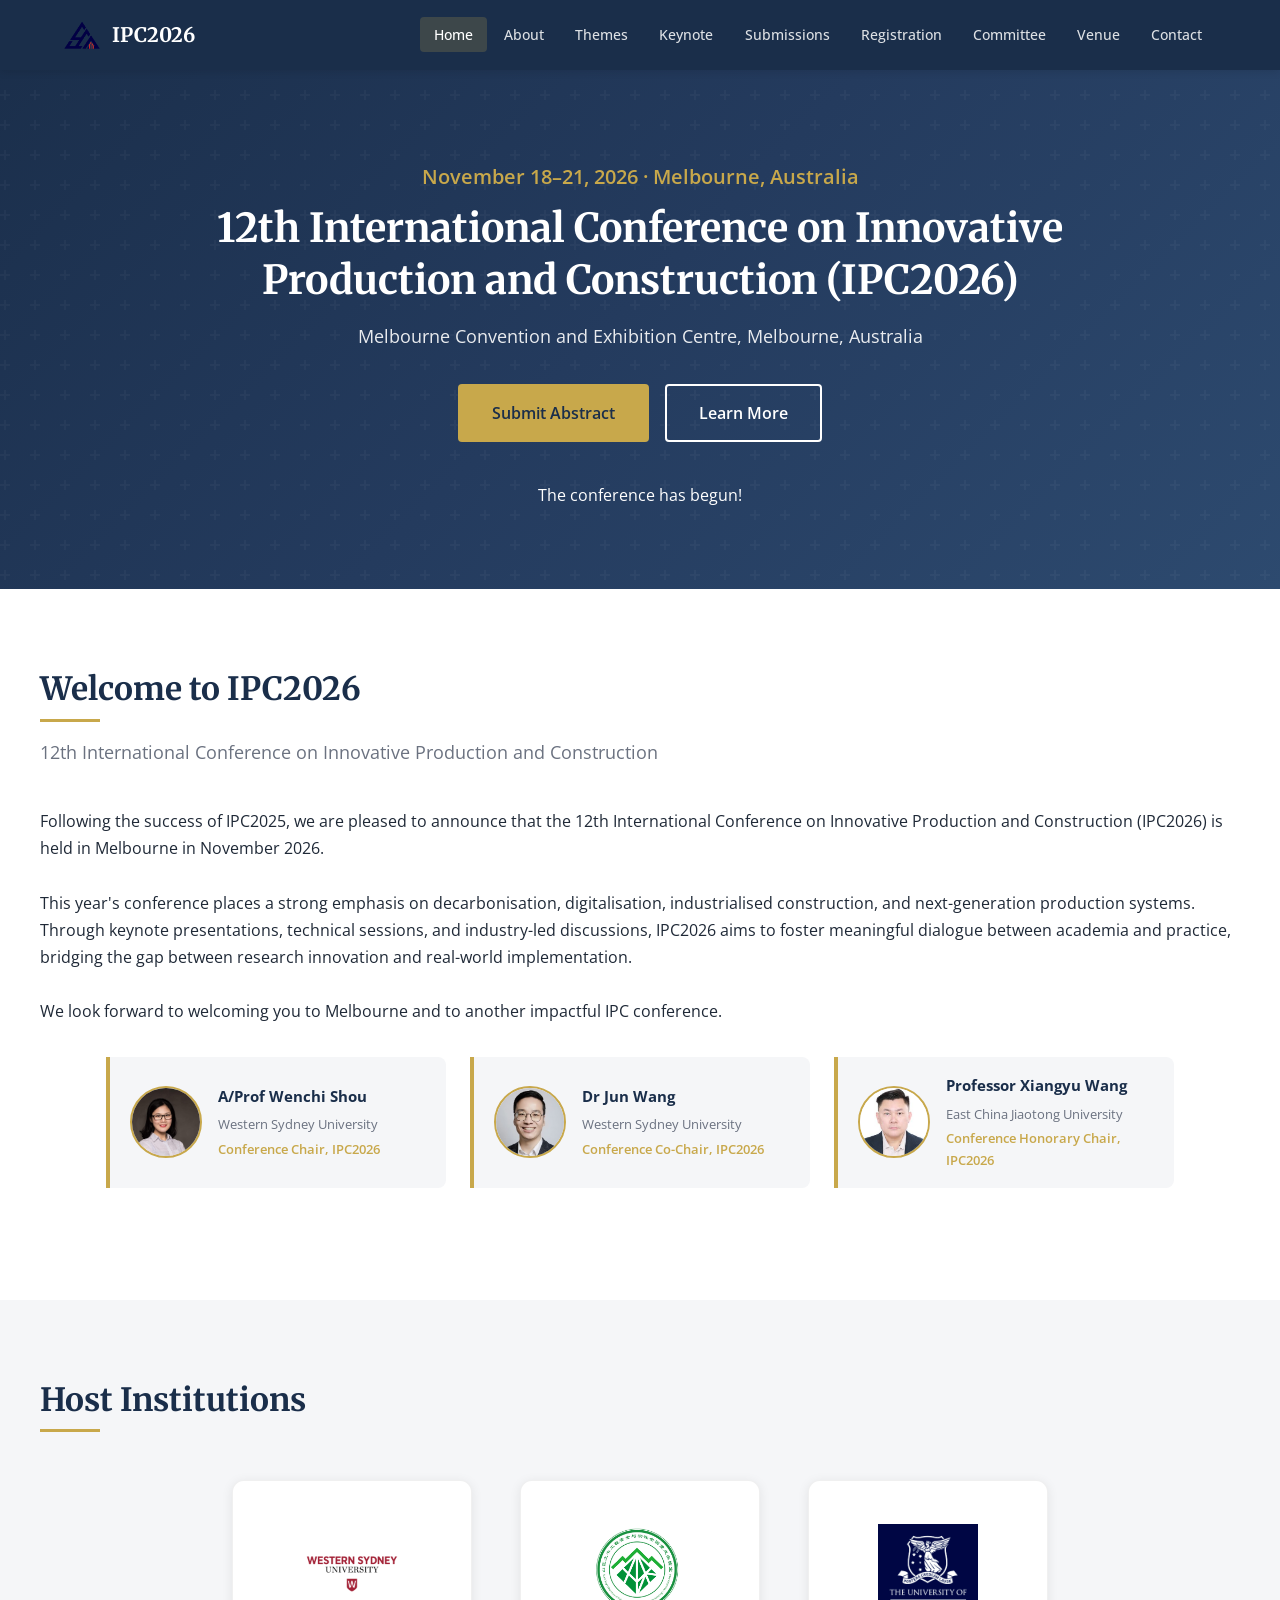
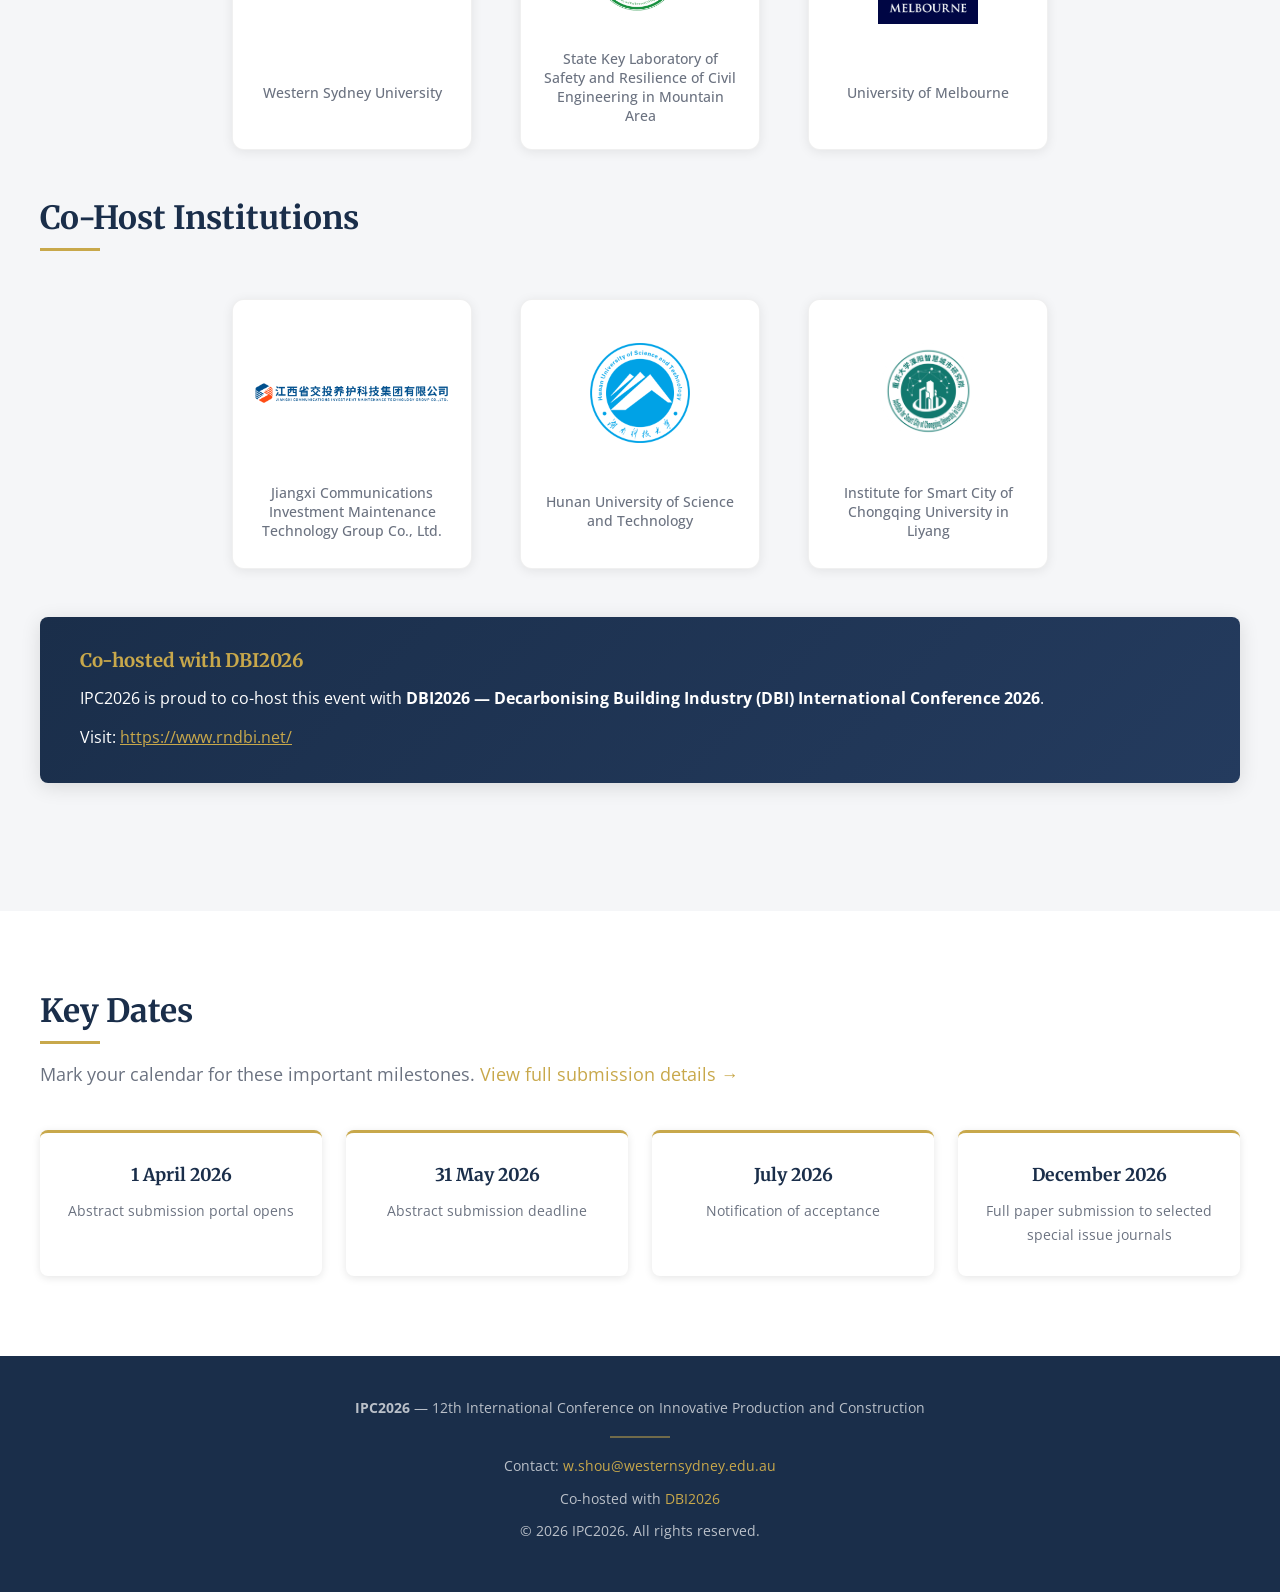
<file: index.html>
<!DOCTYPE html>
<html lang="en">

<head>
  <meta charset="UTF-8">
  <meta name="viewport" content="width=device-width, initial-scale=1.0">
  <title>IPC2026 — 12th International Conference on Innovative Production and Construction</title>
  <meta name="description"
    content="12th International Conference on Innovative Production and Construction (IPC2026), November 18–21, 2026, Melbourne, Australia.">
  <link rel="preconnect" href="https://fonts.googleapis.com">
  <link rel="preconnect" href="https://fonts.gstatic.com" crossorigin>
  <link
    href="https://fonts.googleapis.com/css2?family=Merriweather:wght@400;700;900&family=Open+Sans:wght@400;500;600;700&display=swap"
    rel="stylesheet">
  <link rel="stylesheet" href="css/style.css">
</head>

<body>

  <!-- Navigation -->
  <nav class="navbar" role="navigation" aria-label="Main navigation">
    <div class="container">
      <a href="index.html" class="navbar-brand">
        <img src="assets/images/IPC2026-logo.png" alt="IPC2026 logo">
        IPC2026
      </a>
      <button class="hamburger" aria-label="Toggle navigation" aria-expanded="false">
        <span></span><span></span><span></span>
      </button>
      <ul class="nav-links">
        <li><a href="index.html">Home</a></li>
        <li><a href="about.html">About</a></li>
        <li><a href="themes.html">Themes</a></li>
        <li><a href="keynote.html">Keynote</a></li>
        <li><a href="submissions.html">Submissions</a></li>
        <li><a href="registration.html">Registration</a></li>
        <li><a href="committee.html">Committee</a></li>
        <li><a href="venue.html">Venue</a></li>
        <li><a href="contact.html">Contact</a></li>
      </ul>
    </div>
  </nav>

  <!-- Hero Section -->
  <section class="hero">
    <div class="hero-content">
      <p class="subtitle">November 18&ndash;21, 2026 &middot; Melbourne, Australia</p>
      <h1>12th International Conference on Innovative Production and Construction (IPC2026)</h1>
      <p class="details">Melbourne Convention and Exhibition Centre, Melbourne, Australia</p>
      <div class="hero-buttons">
        <a href="https://ccm.eventsair.com/PresentationPortal/Account/Login?ReturnUrl=%2FPresentationPortal%2Fdbi2026%2Fsubmitabstract" target="_blank" rel="noopener noreferrer" class="btn btn-primary">Submit
          Abstract</a>
        <a href="#intro" class="btn btn-outline">Learn More</a>
      </div>
      <div id="countdown" class="countdown" aria-label="Countdown to conference"></div>
    </div>
  </section>

  <!-- Intro Section -->
  <section id="intro" class="section">
    <div class="container">
      <h2 class="section-title">Welcome to IPC2026</h2>
      <p class="section-intro">12th International Conference on Innovative Production and Construction</p>
      <p>Following the success of IPC2025, we are pleased to announce that the 12th International Conference on
        Innovative Production and Construction (IPC2026) is held in Melbourne in November 2026.</p>
      <br>
      <p>This year's conference places a strong emphasis on decarbonisation, digitalisation, industrialised
        construction, and next-generation production systems. Through keynote presentations, technical sessions, and
        industry-led discussions, IPC2026 aims to foster meaningful dialogue between academia and practice, bridging the
        gap between research innovation and real-world implementation.</p>
      <br>
      <p>We look forward to welcoming you to Melbourne and to another impactful IPC conference.</p>

      <div class="chairs-row">
        <div class="chair-card">
          <img src="assets/images/photo-wenchi-shou.jpg" alt="Dr Wenchi Shou">
          <div class="chair-info">
            <strong>A/Prof Wenchi Shou</strong>
            <span>Western Sydney University</span>
            <span class="chair-role">Conference Chair, IPC2026</span>
          </div>
        </div>
        <div class="chair-card">
          <img src="assets/images/photo-jun-wang.jpg" alt="Dr Jun Wang">
          <div class="chair-info">
            <strong>Dr Jun Wang</strong>
            <span>Western Sydney University</span>
            <span class="chair-role">Conference Co-Chair, IPC2026</span>
          </div>
        </div>
        <div class="chair-card">
          <img src="assets/images/photo-xiangyu-wang.jpeg" alt="Professor Xiangyu Wang">
          <div class="chair-info">
            <strong>Professor Xiangyu Wang</strong>
            <span>East China Jiaotong University</span>
            <span class="chair-role">Conference Honorary Chair, IPC2026</span>
          </div>
        </div>
      </div>
    </div>
  </section>
<!-- Host Institutions -->
  <section class="section section-alt">
    <div class="container">
      <h2 class="section-title">Host Institutions</h2>
      <div class="logos-row">
        <div class="logo-item">
          <div class="logo-img-wrap">
            <img src="assets/images/western-sydney-university-logo.png" alt="Western Sydney University logo">
          </div>
          <span>Western Sydney University</span>
        </div>
        <div class="logo-item">
          <div class="logo-img-wrap">
            <img src="assets/images/logo-ECJTU.jpg" alt="East China Jiaotong University logo">
          </div>
          <span>State Key Laboratory of Safety and Resilience of Civil Engineering in Mountain Area</span>
        </div>
        <div class="logo-item">
          <div class="logo-img-wrap">
            <img src="assets/images/The_University_of_Melbourne_Logo.png" alt="University of Melbourne logo">
          </div>
          <span>University of Melbourne</span>
        </div>
      </div>
    </div>
<!-- Co-Host Institutions -->
    <div class="container" style="margin-top: 3rem;">
      <h2 class="section-title">Co-Host Institutions</h2>
      <div class="logos-row">
        <div class="logo-item">
          <div class="logo-img-wrap logo-img-wrap--wide">
            <img src="assets/images/jiangxi-logo.png" alt="Jiangxi Communications Investment Maintenance Technology Group logo">
          </div>
          <span>Jiangxi Communications Investment Maintenance Technology Group Co., Ltd.</span>
        </div>
        <div class="logo-item">
          <div class="logo-img-wrap">
            <img src="assets/images/Hunan.png" alt="Hunan University of Science and Technology logo">
          </div>
          <span>Hunan University of Science and Technology</span>
        </div>
        <div class="logo-item">
          <div class="logo-img-wrap">
            <img src="assets/images/CQU.png" alt="Institute for Smart City of Chongqing University in Liyang logo">
          </div>
          <span>Institute for Smart City of Chongqing University in Liyang</span>
        </div>
      </div>
    </div>
    <div class="container">
      <div class="callout-box">
        <h3>Co-hosted with DBI2026</h3>
        <p>IPC2026 is proud to co-host this event with <strong>DBI2026 &mdash; Decarbonising Building Industry (DBI)
            International Conference 2026</strong>.</p>
        <p style="margin-top: 0.75rem;">Visit: <a href="https://www.rndbi.net/" target="_blank"
            rel="noopener noreferrer">https://www.rndbi.net/</a></p>
      </div>
    </div>

  </section>



  <!-- Key Dates -->
  <section class="section">
    <div class="container">
      <h2 class="section-title">Key Dates</h2>
      <p class="section-intro">Mark your calendar for these important milestones. <a href="submissions.html">View full
          submission details &rarr;</a></p>
      <div class="dates-grid">
        <div class="date-card">
          <div class="date">1 April 2026</div>
          <div class="desc">Abstract submission portal opens</div>
        </div>
        <div class="date-card">
          <div class="date">31 May 2026</div>
          <div class="desc">Abstract submission deadline</div>
        </div>
        <div class="date-card">
          <div class="date">July 2026</div>
          <div class="desc">Notification of acceptance</div>
        </div>
        <div class="date-card">
          <div class="date">December 2026</div>
          <div class="desc">Full paper submission to selected special issue journals</div>
        </div>
      </div>
    </div>
  </section>

  

  <!-- Footer -->
  <footer class="footer">
    <div class="container">
      <p><strong>IPC2026</strong> &mdash; 12th International Conference on Innovative Production and Construction</p>
      <div class="footer-divider"></div>
      <p>Contact: <a href="mailto:w.shou@westernsydney.edu.au">w.shou@westernsydney.edu.au</a></p>
      <p>Co-hosted with <a href="https://www.rndbi.net/" target="_blank" rel="noopener noreferrer">DBI2026</a></p>
      <p>&copy; 2026 IPC2026. All rights reserved.</p>
    </div>
  </footer>

  <script src="js/main.js"></script>
</body>

</html>
</file>
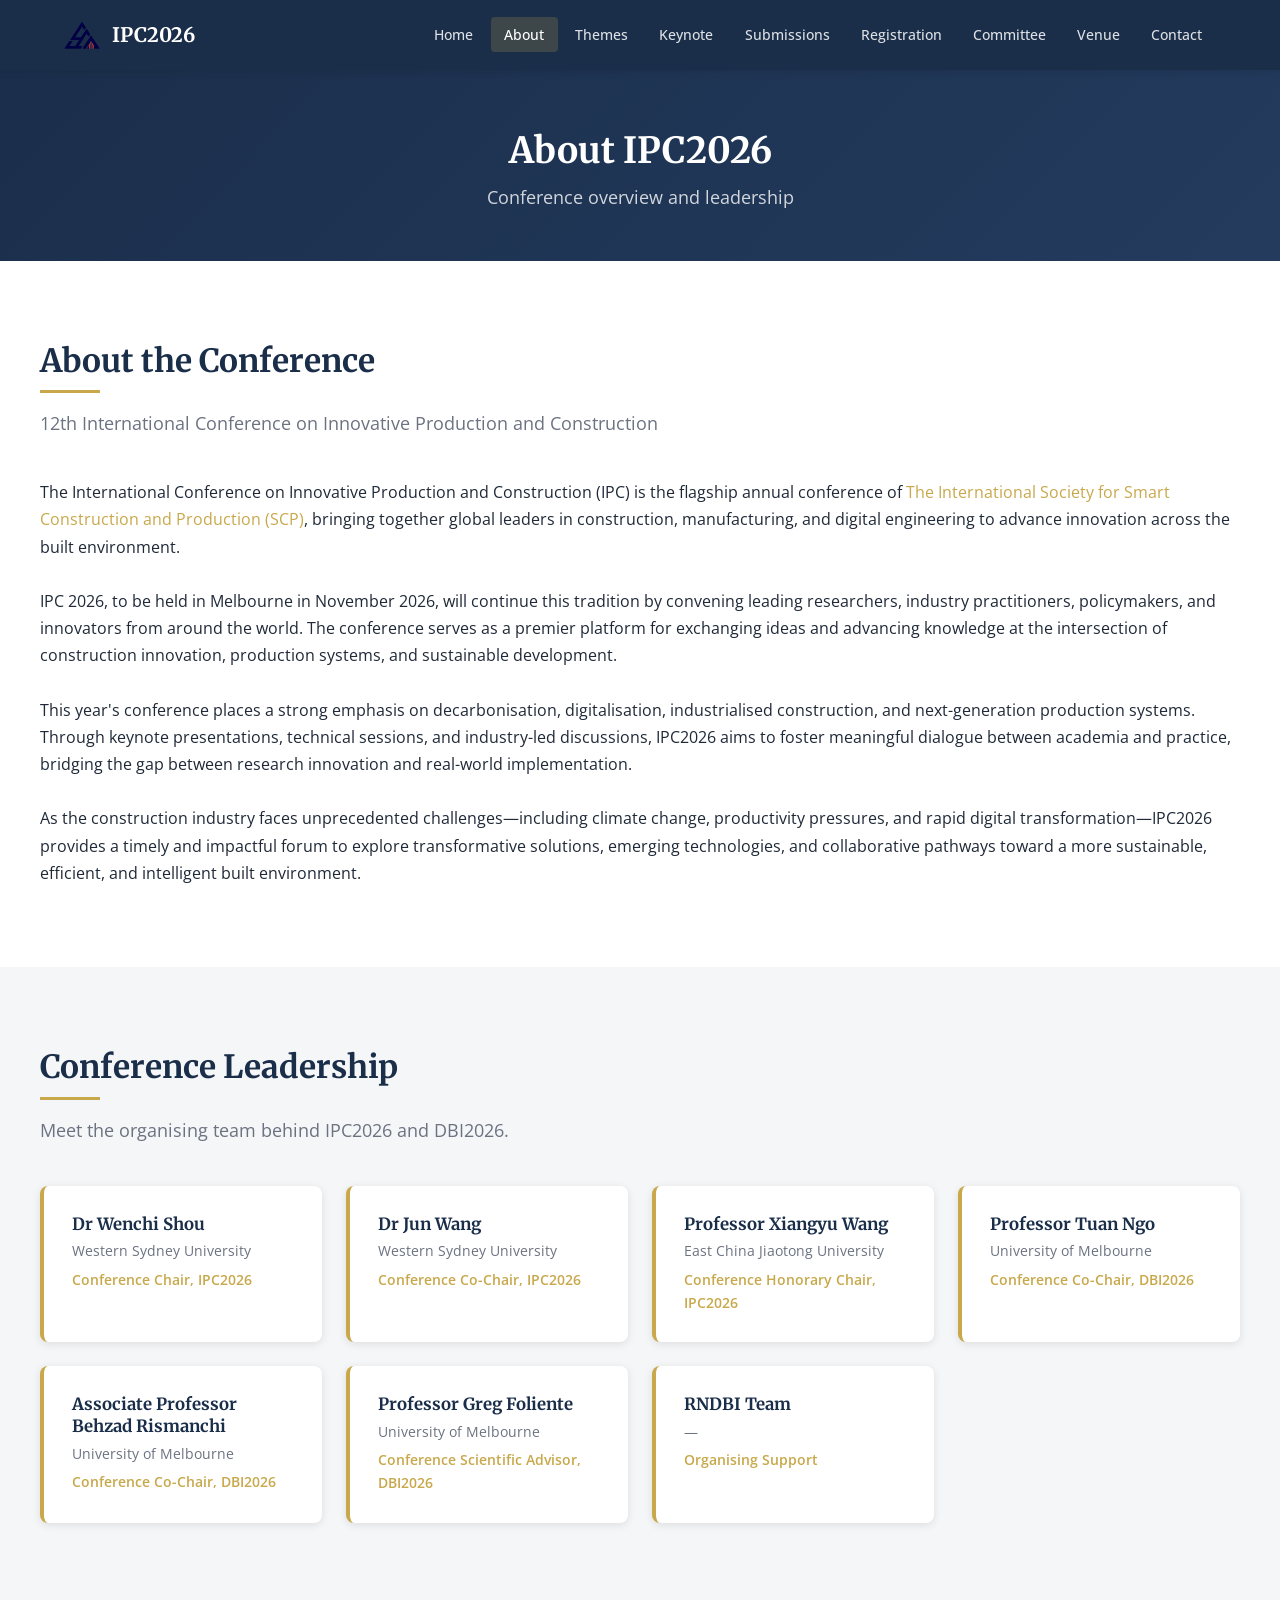
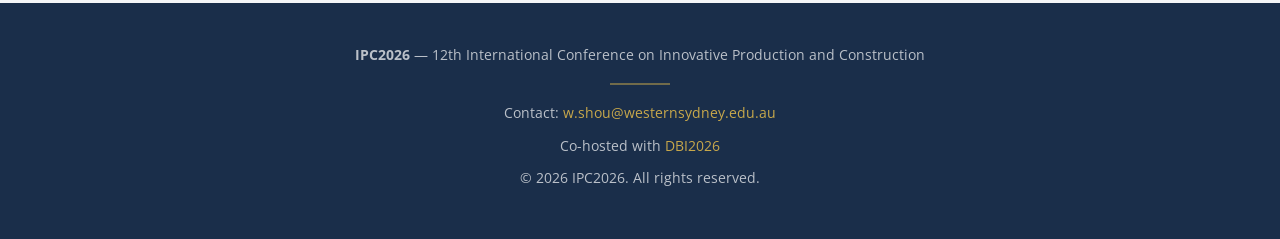
<file: about.html>
<!DOCTYPE html>
<html lang="en">

<head>
  <meta charset="UTF-8">
  <meta name="viewport" content="width=device-width, initial-scale=1.0">
  <title>About — IPC2026</title>
  <meta name="description" content="About IPC2026 and conference leadership.">
  <link rel="preconnect" href="https://fonts.googleapis.com">
  <link rel="preconnect" href="https://fonts.gstatic.com" crossorigin>
  <link
    href="https://fonts.googleapis.com/css2?family=Merriweather:wght@400;700;900&family=Open+Sans:wght@400;500;600;700&display=swap"
    rel="stylesheet">
  <link rel="stylesheet" href="css/style.css">
</head>

<body>

  <nav class="navbar" role="navigation" aria-label="Main navigation">
    <div class="container">
      <a href="index.html" class="navbar-brand">
        <img src="assets/images/IPC2026-logo.png" alt="IPC2026 logo">
        IPC2026
      </a>
      <button class="hamburger" aria-label="Toggle navigation" aria-expanded="false">
        <span></span><span></span><span></span>
      </button>
      <ul class="nav-links">
        <li><a href="index.html">Home</a></li>
        <li><a href="about.html">About</a></li>
        <li><a href="themes.html">Themes</a></li>
        <li><a href="keynote.html">Keynote</a></li>
        <li><a href="submissions.html">Submissions</a></li>
        <li><a href="registration.html">Registration</a></li>
        <li><a href="committee.html">Committee</a></li>
        <li><a href="venue.html">Venue</a></li>
        <li><a href="contact.html">Contact</a></li>
      </ul>
    </div>
  </nav>

  <header class="page-header">
    <h1>About IPC2026</h1>
    <p>Conference overview and leadership</p>
  </header>

  <section class="section">
    <div class="container">
      <h2 class="section-title">About the Conference</h2>
      <p class="section-intro">12th International Conference on Innovative Production and Construction</p>
      <p>The International Conference on Innovative Production and Construction (IPC) is the flagship annual conference
        of <a href="https://isscpi.com/" target="_blank" rel="noopener noreferrer">The International Society for Smart
          Construction and Production (SCP)</a>, bringing together global leaders in construction, manufacturing, and
        digital engineering to advance innovation across the built environment.</p>
      <br>
      <p>IPC 2026, to be held in Melbourne in November 2026, will continue this tradition by convening leading
        researchers, industry practitioners, policymakers, and innovators from around the world. The conference serves
        as a premier platform for exchanging ideas and advancing knowledge at the intersection of construction
        innovation, production systems, and sustainable development.</p>
      <br>
      <p>This year's conference places a strong emphasis on decarbonisation, digitalisation, industrialised
        construction, and next-generation production systems. Through keynote presentations, technical sessions, and
        industry-led discussions, IPC2026 aims to foster meaningful dialogue between academia and practice, bridging the
        gap between research innovation and real-world implementation.</p>
      <br>
      <p>As the construction industry faces unprecedented challenges&mdash;including climate change, productivity
        pressures, and rapid digital transformation&mdash;IPC2026 provides a timely and impactful forum to explore
        transformative solutions, emerging technologies, and collaborative pathways toward a more sustainable,
        efficient, and intelligent built environment.</p>
    </div>
  </section>

  <section class="section section-alt">
    <div class="container">
      <h2 class="section-title">Conference Leadership</h2>
      <p class="section-intro">Meet the organising team behind IPC2026 and DBI2026.</p>
      <div class="leadership-grid">
        <div class="leader-card">
          <h3>Dr Wenchi Shou</h3>
          <p class="institution">Western Sydney University</p>
          <p class="role">Conference Chair, IPC2026</p>
        </div>
        <div class="leader-card">
          <h3>Dr Jun Wang</h3>
          <p class="institution">Western Sydney University</p>
          <p class="role">Conference Co-Chair, IPC2026</p>
        </div>
        <div class="leader-card">
          <h3>Professor Xiangyu Wang</h3>
          <p class="institution">East China Jiaotong University</p>
          <p class="role">Conference Honorary Chair, IPC2026</p>
        </div>
        <div class="leader-card">
          <h3>Professor Tuan Ngo</h3>
          <p class="institution">University of Melbourne</p>
          <p class="role">Conference Co-Chair, DBI2026</p>
        </div>
        <div class="leader-card">
          <h3>Associate Professor Behzad Rismanchi</h3>
          <p class="institution">University of Melbourne</p>
          <p class="role">Conference Co-Chair, DBI2026</p>
        </div>
        <div class="leader-card">
          <h3>Professor Greg Foliente</h3>
          <p class="institution">University of Melbourne</p>
          <p class="role">Conference Scientific Advisor, DBI2026</p>
        </div>
        <div class="leader-card">
          <h3>RNDBI Team</h3>
          <p class="institution">&mdash;</p>
          <p class="role">Organising Support</p>
        </div>
      </div>
    </div>
  </section>

  <footer class="footer">
    <div class="container">
      <p><strong>IPC2026</strong> &mdash; 12th International Conference on Innovative Production and Construction</p>
      <div class="footer-divider"></div>
      <p>Contact: <a href="mailto:w.shou@westernsydney.edu.au">w.shou@westernsydney.edu.au</a></p>
      <p>Co-hosted with <a href="https://www.rndbi.net/" target="_blank" rel="noopener noreferrer">DBI2026</a></p>
      <p>&copy; 2026 IPC2026. All rights reserved.</p>
    </div>
  </footer>

  <script src="js/main.js"></script>
</body>

</html>
</file>
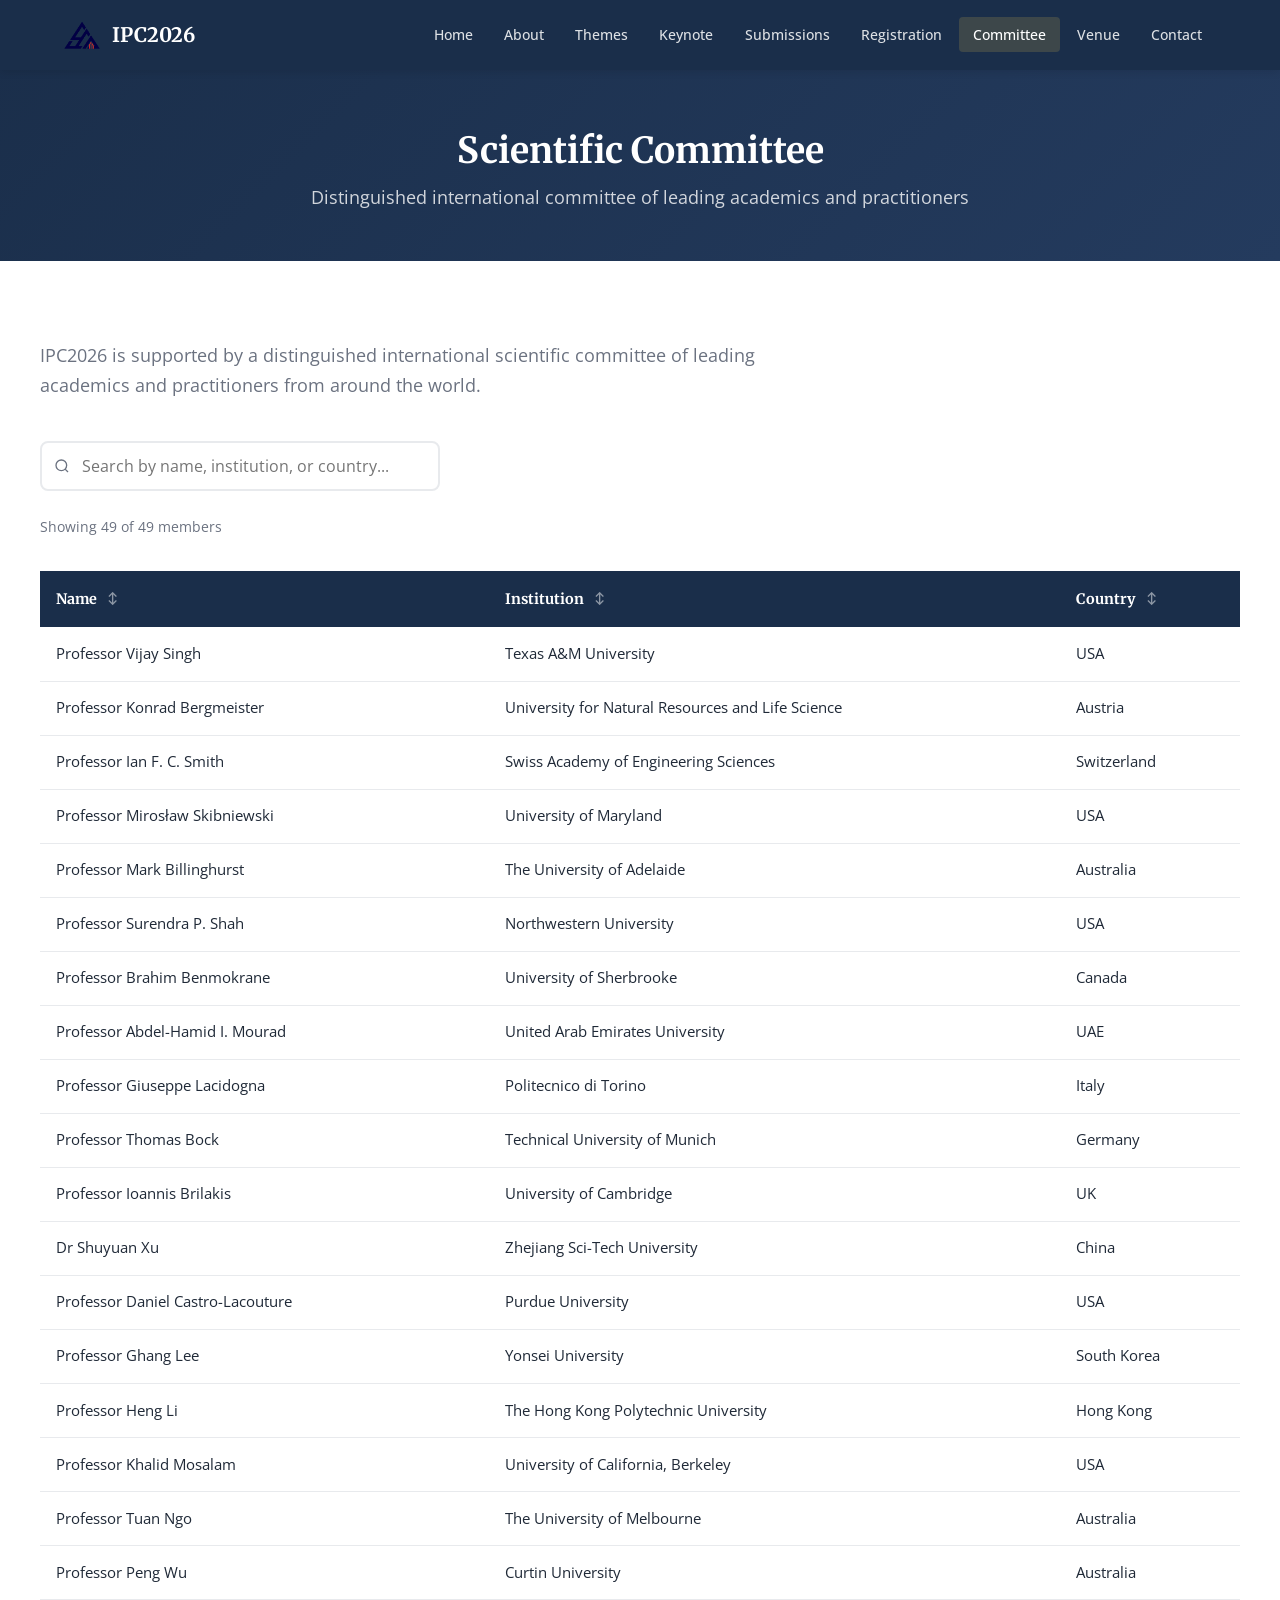
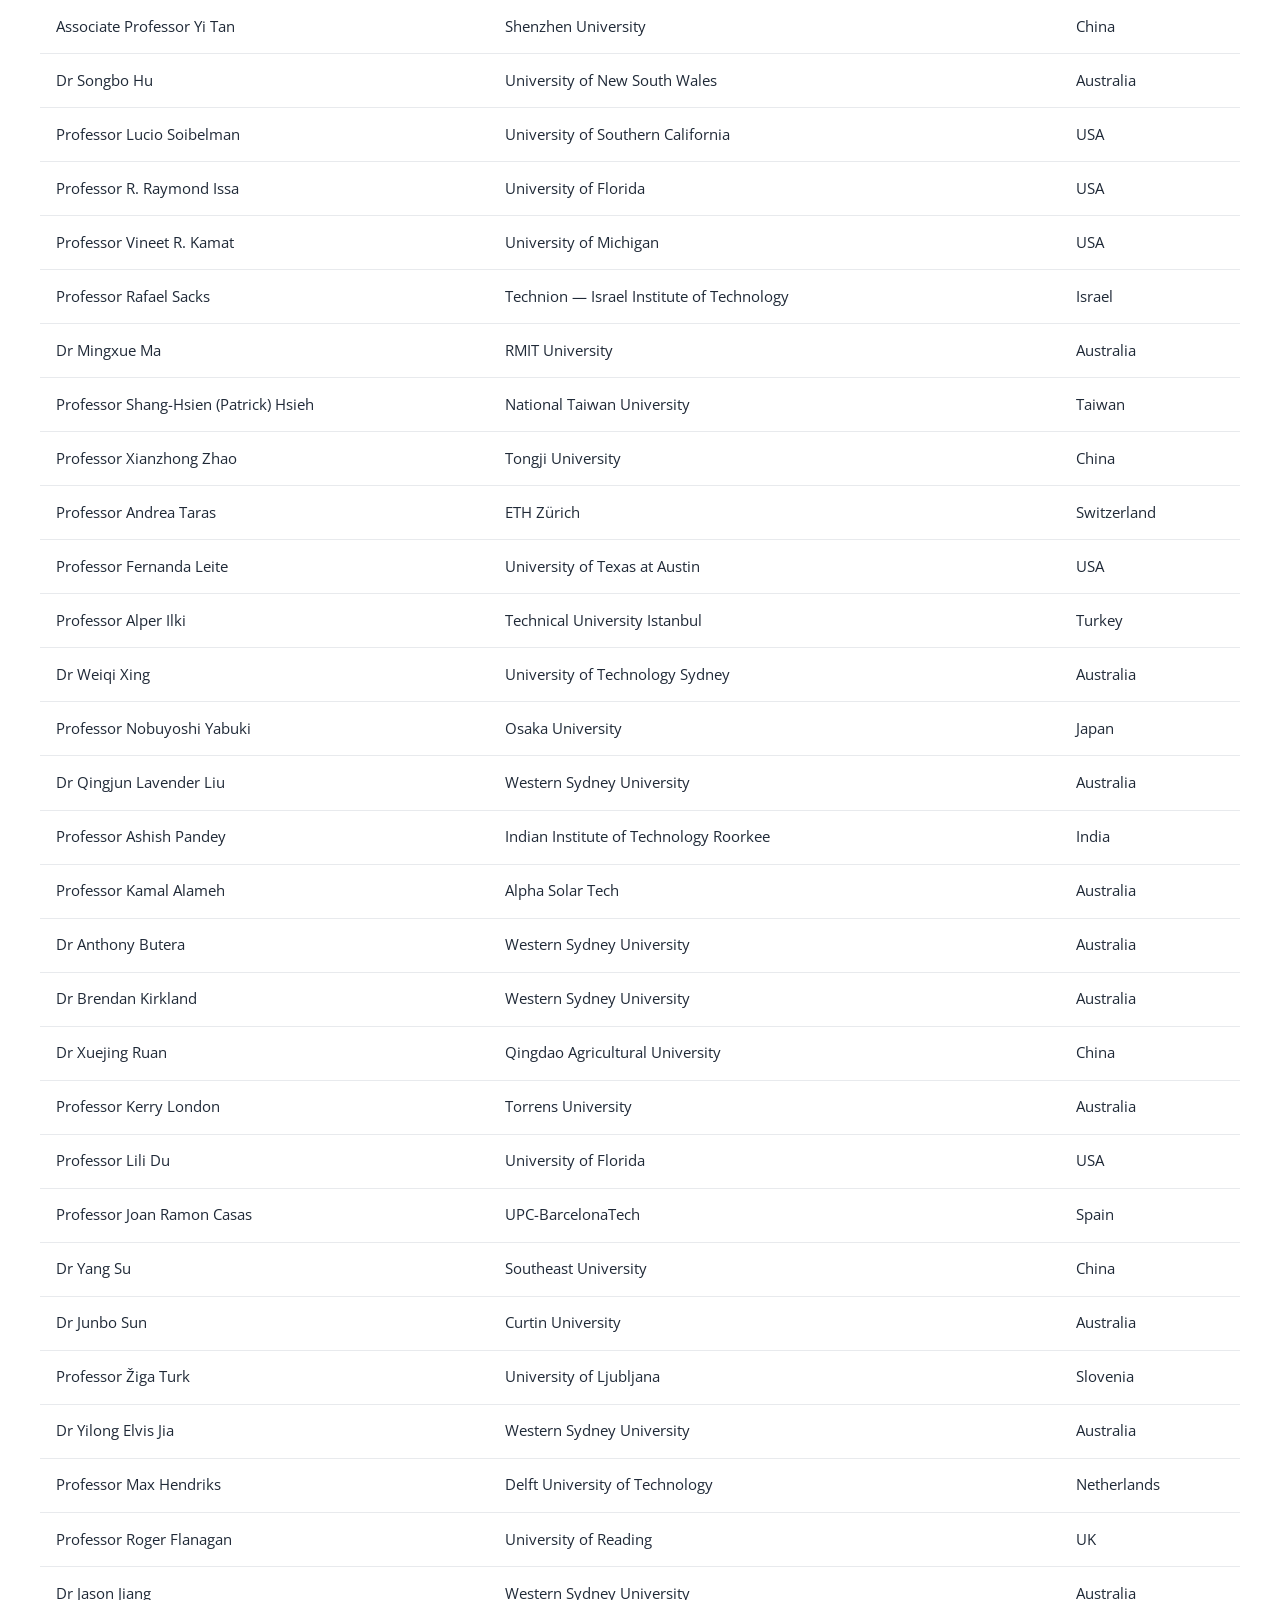
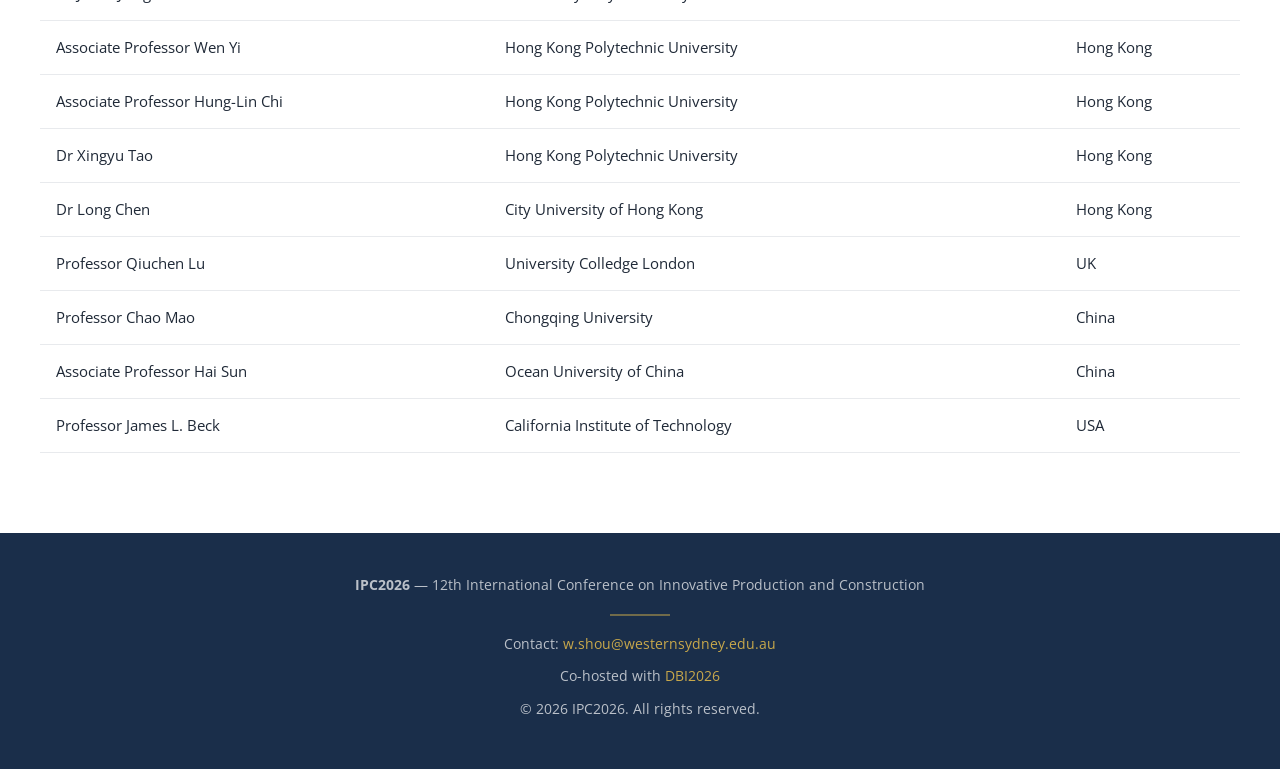
<file: committee.html>
<!DOCTYPE html>
<html lang="en">

<head>
  <meta charset="UTF-8">
  <meta name="viewport" content="width=device-width, initial-scale=1.0">
  <title>Scientific Committee — IPC2026</title>
  <meta name="description" content="IPC2026 international scientific committee members.">
  <link rel="preconnect" href="https://fonts.googleapis.com">
  <link rel="preconnect" href="https://fonts.gstatic.com" crossorigin>
  <link
    href="https://fonts.googleapis.com/css2?family=Merriweather:wght@400;700;900&family=Open+Sans:wght@400;500;600;700&display=swap"
    rel="stylesheet">
  <link rel="stylesheet" href="css/style.css">
</head>

<body>

  <nav class="navbar" role="navigation" aria-label="Main navigation">
    <div class="container">
      <a href="index.html" class="navbar-brand">
        <img src="assets/images/IPC2026-logo.png" alt="IPC2026 logo">
        IPC2026
      </a>
      <button class="hamburger" aria-label="Toggle navigation" aria-expanded="false">
        <span></span><span></span><span></span>
      </button>
      <ul class="nav-links">
        <li><a href="index.html">Home</a></li>
        <li><a href="about.html">About</a></li>
        <li><a href="themes.html">Themes</a></li>
        <li><a href="keynote.html">Keynote</a></li>
        <li><a href="submissions.html">Submissions</a></li>
        <li><a href="registration.html">Registration</a></li>
        <li><a href="committee.html">Committee</a></li>
        <li><a href="venue.html">Venue</a></li>
        <li><a href="contact.html">Contact</a></li>
      </ul>
    </div>
  </nav>

  <header class="page-header">
    <h1>Scientific Committee</h1>
    <p>Distinguished international committee of leading academics and practitioners</p>
  </header>

  <section class="section">
    <div class="container">
      <p class="section-intro">IPC2026 is supported by a distinguished international scientific committee of leading
        academics and practitioners from around the world.</p>

      <input type="text" id="committeeSearch" class="search-box"
        placeholder="Search by name, institution, or country..." aria-label="Search committee members">
      <p id="memberCount" class="member-count">Showing 49 of 49 members</p>

      <div style="overflow-x: auto;">
        <table class="committee-table" id="committeeTable">
          <thead>
            <tr>
              <th data-sort="0">Name <span class="sort-icon">&#8597;</span></th>
              <th data-sort="1">Institution <span class="sort-icon">&#8597;</span></th>
              <th data-sort="2">Country <span class="sort-icon">&#8597;</span></th>
            </tr>
          </thead>
          <tbody>
            <tr>
              <td>Professor Vijay Singh</td>
              <td>Texas A&amp;M University</td>
              <td>USA</td>
            </tr>
            <tr>
              <td>Professor Konrad Bergmeister</td>
              <td>University for Natural Resources and Life Science</td>
              <td>Austria</td>
            </tr>
            <tr>
              <td>Professor Ian F. C. Smith</td>
              <td>Swiss Academy of Engineering Sciences</td>
              <td>Switzerland</td>
            </tr>
            <tr>
              <td>Professor Mirosław Skibniewski</td>
              <td>University of Maryland</td>
              <td>USA</td>
            </tr>
            <tr>
              <td>Professor Mark Billinghurst</td>
              <td>The University of Adelaide</td>
              <td>Australia</td>
            </tr>
            <tr>
              <td>Professor Surendra P. Shah</td>
              <td>Northwestern University</td>
              <td>USA</td>
            </tr>
            <tr>
              <td>Professor Brahim Benmokrane</td>
              <td>University of Sherbrooke</td>
              <td>Canada</td>
            </tr>
            <tr>
              <td>Professor Abdel-Hamid I. Mourad</td>
              <td>United Arab Emirates University</td>
              <td>UAE</td>
            </tr>
            <tr>
              <td>Professor Giuseppe Lacidogna</td>
              <td>Politecnico di Torino</td>
              <td>Italy</td>
            </tr>
            <tr>
              <td>Professor Thomas Bock</td>
              <td>Technical University of Munich</td>
              <td>Germany</td>
            </tr>
            <tr>
              <td>Professor Ioannis Brilakis</td>
              <td>University of Cambridge</td>
              <td>UK</td>
            </tr>
            <tr>
              <td>Dr Shuyuan Xu</td>
              <td>Zhejiang Sci-Tech University</td>
              <td>China</td>
            </tr>
            <tr>
              <td>Professor Daniel Castro-Lacouture</td>
              <td>Purdue University</td>
              <td>USA</td>
            </tr>
            <tr>
              <td>Professor Ghang Lee</td>
              <td>Yonsei University</td>
              <td>South Korea</td>
            </tr>
            <tr>
              <td>Professor Heng Li</td>
              <td>The Hong Kong Polytechnic University</td>
              <td>Hong Kong</td>
            </tr>
            <tr>
              <td>Professor Khalid Mosalam</td>
              <td>University of California, Berkeley</td>
              <td>USA</td>
            </tr>
            <tr>
              <td>Professor Tuan Ngo</td>
              <td>The University of Melbourne</td>
              <td>Australia</td>
            </tr>
            <tr>
              <td>Professor Peng Wu</td>
              <td>Curtin University</td>
              <td>Australia</td>
            </tr>
            <tr>
              <td>Associate Professor Yi Tan</td>
              <td>Shenzhen University</td>
              <td>China</td>
            </tr>
            <tr>
              <td>Dr Songbo Hu</td>
              <td>University of New South Wales</td>
              <td>Australia</td>
            </tr>
            <tr>
              <td>Professor Lucio Soibelman</td>
              <td>University of Southern California</td>
              <td>USA</td>
            </tr>
            <tr>
              <td>Professor R. Raymond Issa</td>
              <td>University of Florida</td>
              <td>USA</td>
            </tr>
            <tr>
              <td>Professor Vineet R. Kamat</td>
              <td>University of Michigan</td>
              <td>USA</td>
            </tr>
            <tr>
              <td>Professor Rafael Sacks</td>
              <td>Technion &mdash; Israel Institute of Technology</td>
              <td>Israel</td>
            </tr>
            <tr>
              <td>Dr Mingxue Ma</td>
              <td>RMIT University</td>
              <td>Australia</td>
            </tr>
            <tr>
              <td>Professor Shang-Hsien (Patrick) Hsieh</td>
              <td>National Taiwan University</td>
              <td>Taiwan</td>
            </tr>
            <tr>
              <td>Professor Xianzhong Zhao</td>
              <td>Tongji University</td>
              <td>China</td>
            </tr>
            <tr>
              <td>Professor Andrea Taras</td>
              <td>ETH Z&uuml;rich</td>
              <td>Switzerland</td>
            </tr>
            <tr>
              <td>Professor Fernanda Leite</td>
              <td>University of Texas at Austin</td>
              <td>USA</td>
            </tr>
            <tr>
              <td>Professor Alper Ilki</td>
              <td>Technical University Istanbul</td>
              <td>Turkey</td>
            </tr>
            <tr>
              <td>Dr Weiqi Xing</td>
              <td>University of Technology Sydney</td>
              <td>Australia</td>
            </tr>
            <tr>
              <td>Professor Nobuyoshi Yabuki</td>
              <td>Osaka University</td>
              <td>Japan</td>
            </tr>
            <tr>
              <td>Dr Qingjun Lavender Liu</td>
              <td>Western Sydney University</td>
              <td>Australia</td>
            </tr>
            <tr>
              <td>Professor Ashish Pandey</td>
              <td>Indian Institute of Technology Roorkee</td>
              <td>India</td>
            </tr>
            <tr>
              <td>Professor Kamal Alameh</td>
              <td>Alpha Solar Tech</td>
              <td>Australia</td>
            </tr>
            <tr>
              <td>Dr Anthony Butera</td>
              <td>Western Sydney University</td>
              <td>Australia</td>
            </tr>
            <tr>
              <td>Dr Brendan Kirkland</td>
              <td>Western Sydney University</td>
              <td>Australia</td>
            </tr>
            <tr>
              <td>Dr Xuejing Ruan</td>
              <td>Qingdao Agricultural University</td>
              <td>China</td>
            </tr>
            <tr>
              <td>Professor Kerry London</td>
              <td>Torrens University</td>
              <td>Australia</td>
            </tr>
            <tr>
              <td>Professor Lili Du</td>
              <td>University of Florida</td>
              <td>USA</td>
            </tr>
            <tr>
              <td>Professor Joan Ramon Casas</td>
              <td>UPC-BarcelonaTech</td>
              <td>Spain</td>
            </tr>
            <tr>
              <td>Dr Yang Su</td>
              <td>Southeast University</td>
              <td>China</td>
            </tr>
            <tr>
              <td>Dr Junbo Sun</td>
              <td>Curtin University</td>
              <td>Australia</td>
            </tr>
            <tr>
              <td>Professor Žiga Turk</td>
              <td>University of Ljubljana</td>
              <td>Slovenia</td>
            </tr>
            <tr>
              <td>Dr Yilong Elvis Jia</td>
              <td>Western Sydney University</td>
              <td>Australia</td>
            </tr>
            <tr>
              <td>Professor Max Hendriks</td>
              <td>Delft University of Technology</td>
              <td>Netherlands</td>
            </tr>
            <tr>
              <td>Professor Roger Flanagan</td>
              <td>University of Reading</td>
              <td>UK</td>
            </tr>
            <tr>
              <td>Dr Jason Jiang</td>
              <td>Western Sydney University</td>
              <td>Australia</td>
            </tr>
            <tr>
              <td>Associate Professor Wen Yi</td>
              <td>Hong Kong Polytechnic University</td>
              <td>Hong Kong</td>
            </tr>
            <tr>
              <td>Associate Professor Hung-Lin Chi</td>
              <td>Hong Kong Polytechnic University</td>
              <td>Hong Kong</td>
            </tr>
            <tr>
              <td>Dr Xingyu Tao</td>
              <td>Hong Kong Polytechnic University</td>
              <td>Hong Kong</td>
            </tr>
            <tr>
              <td>Dr Long Chen</td>
              <td>City University of Hong Kong</td>
              <td>Hong Kong</td>
            </tr>
            <tr>
              <td>Professor Qiuchen Lu</td>
              <td>University Colledge London</td>
              <td>UK</td>
            </tr>
            <tr>
              <td>Professor Chao Mao</td>
              <td>Chongqing University</td>
              <td>China</td>
            </tr>
            <tr>
              <td>Associate Professor Hai Sun</td>
              <td>Ocean University of China</td>
              <td>China</td>
            </tr>
            <tr>
              <td>Professor James L. Beck</td>
              <td>California Institute of Technology</td>
              <td>USA</td>
            </tr>
          </tbody>
        </table>
      </div>
    </div>
  </section>

  <footer class="footer">
    <div class="container">
      <p><strong>IPC2026</strong> &mdash; 12th International Conference on Innovative Production and Construction</p>
      <div class="footer-divider"></div>
      <p>Contact: <a href="mailto:w.shou@westernsydney.edu.au">w.shou@westernsydney.edu.au</a></p>
      <p>Co-hosted with <a href="https://www.rndbi.net/" target="_blank" rel="noopener noreferrer">DBI2026</a></p>
      <p>&copy; 2026 IPC2026. All rights reserved.</p>
    </div>
  </footer>

  <script src="js/main.js"></script>
</body>

</html>
</file>
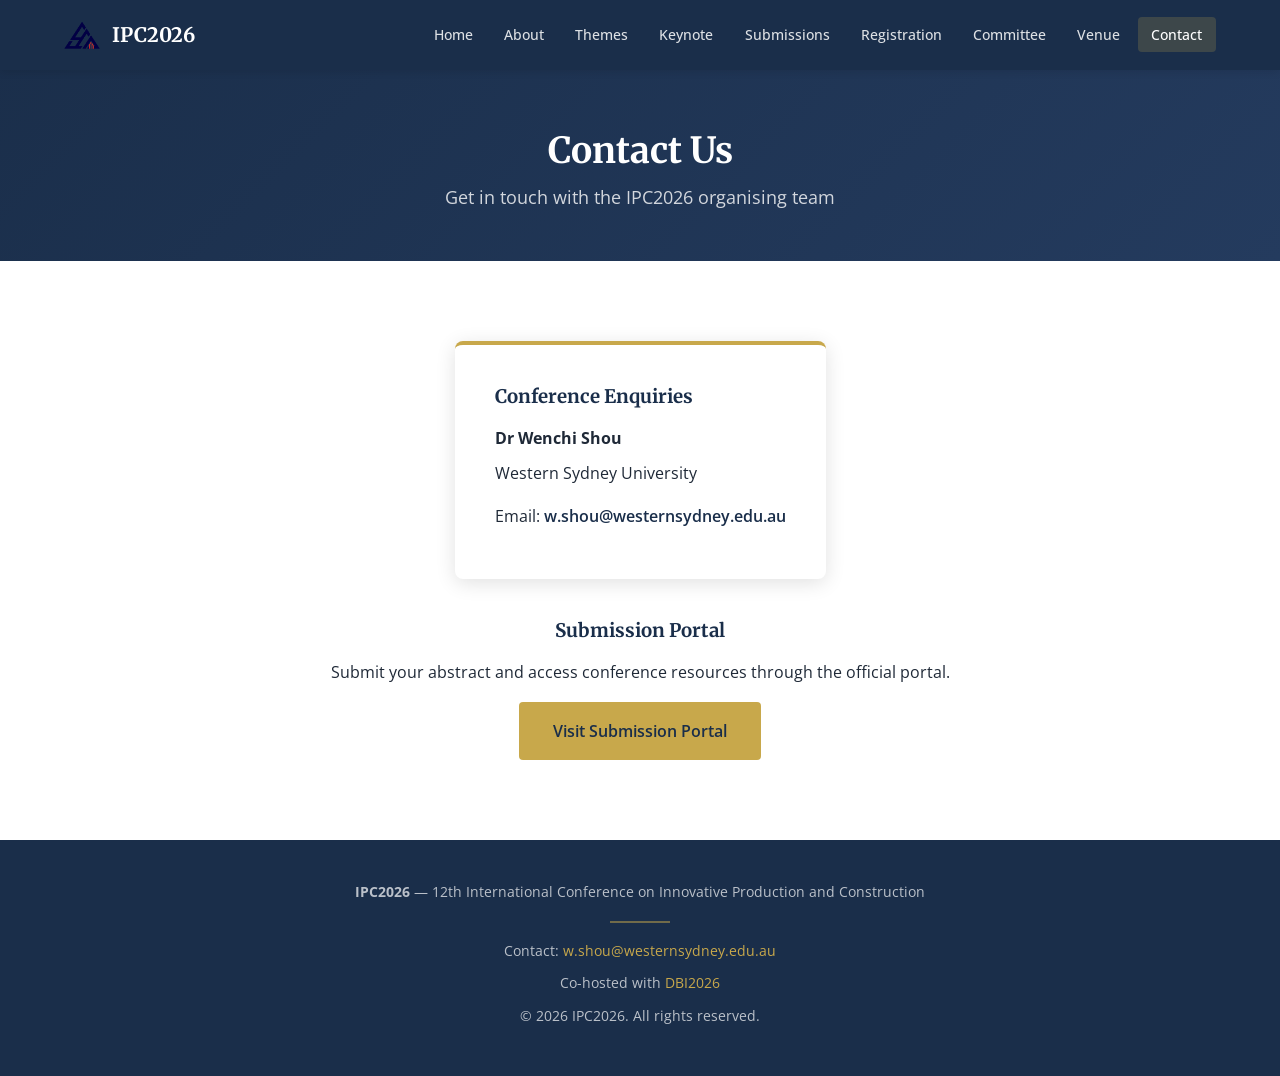
<file: contact.html>
<!DOCTYPE html>
<html lang="en">
<head>
  <meta charset="UTF-8">
  <meta name="viewport" content="width=device-width, initial-scale=1.0">
  <title>Contact — IPC2026</title>
  <meta name="description" content="Contact information for IPC2026 conference enquiries.">
  <link rel="preconnect" href="https://fonts.googleapis.com">
  <link rel="preconnect" href="https://fonts.gstatic.com" crossorigin>
  <link href="https://fonts.googleapis.com/css2?family=Merriweather:wght@400;700;900&family=Open+Sans:wght@400;500;600;700&display=swap" rel="stylesheet">
  <link rel="stylesheet" href="css/style.css">
</head>
<body>

  <nav class="navbar" role="navigation" aria-label="Main navigation">
    <div class="container">
      <a href="index.html" class="navbar-brand">
        <img src="assets/images/IPC2026-logo.png" alt="IPC2026 logo">
        IPC2026
      </a>
      <button class="hamburger" aria-label="Toggle navigation" aria-expanded="false">
        <span></span><span></span><span></span>
      </button>
      <ul class="nav-links">
        <li><a href="index.html">Home</a></li>
        <li><a href="about.html">About</a></li>
        <li><a href="themes.html">Themes</a></li>
        <li><a href="keynote.html">Keynote</a></li>
        <li><a href="submissions.html">Submissions</a></li>
        <li><a href="registration.html">Registration</a></li>
        <li><a href="committee.html">Committee</a></li>
        <li><a href="venue.html">Venue</a></li>
        <li><a href="contact.html">Contact</a></li>
      </ul>
    </div>
  </nav>

  <header class="page-header">
    <h1>Contact Us</h1>
    <p>Get in touch with the IPC2026 organising team</p>
  </header>

  <section class="section">
    <div class="container" style="display: flex; flex-direction: column; align-items: center;">
      <div class="contact-card">
        <h3>Conference Enquiries</h3>
        <p><strong>Dr Wenchi Shou</strong></p>
        <p>Western Sydney University</p>
        <p style="margin-top: 1rem;">
          Email: <a href="mailto:w.shou@westernsydney.edu.au">w.shou@westernsydney.edu.au</a>
        </p>
      </div>

      <div style="margin-top: 2.5rem; text-align: center;">
        <h3 style="font-family: 'Merriweather', serif; color: var(--navy); margin-bottom: 1rem;">Submission Portal</h3>
        <p style="margin-bottom: 1rem;">Submit your abstract and access conference resources through the official portal.</p>
        <a href="https://ccm.eventsair.com/PresentationPortal/Account/Login?ReturnUrl=%2FPresentationPortal%2Fdbi2026%2Fsubmitabstract" target="_blank" rel="noopener noreferrer" class="btn btn-primary">Visit Submission Portal</a>
      </div>
    </div>
  </section>

  <footer class="footer">
    <div class="container">
      <p><strong>IPC2026</strong> &mdash; 12th International Conference on Innovative Production and Construction</p>
      <div class="footer-divider"></div>
      <p>Contact: <a href="mailto:w.shou@westernsydney.edu.au">w.shou@westernsydney.edu.au</a></p>
      <p>Co-hosted with <a href="https://www.rndbi.net/" target="_blank" rel="noopener noreferrer">DBI2026</a></p>
      <p>&copy; 2026 IPC2026. All rights reserved.</p>
    </div>
  </footer>

  <script src="js/main.js"></script>
</body>
</html>
</file>
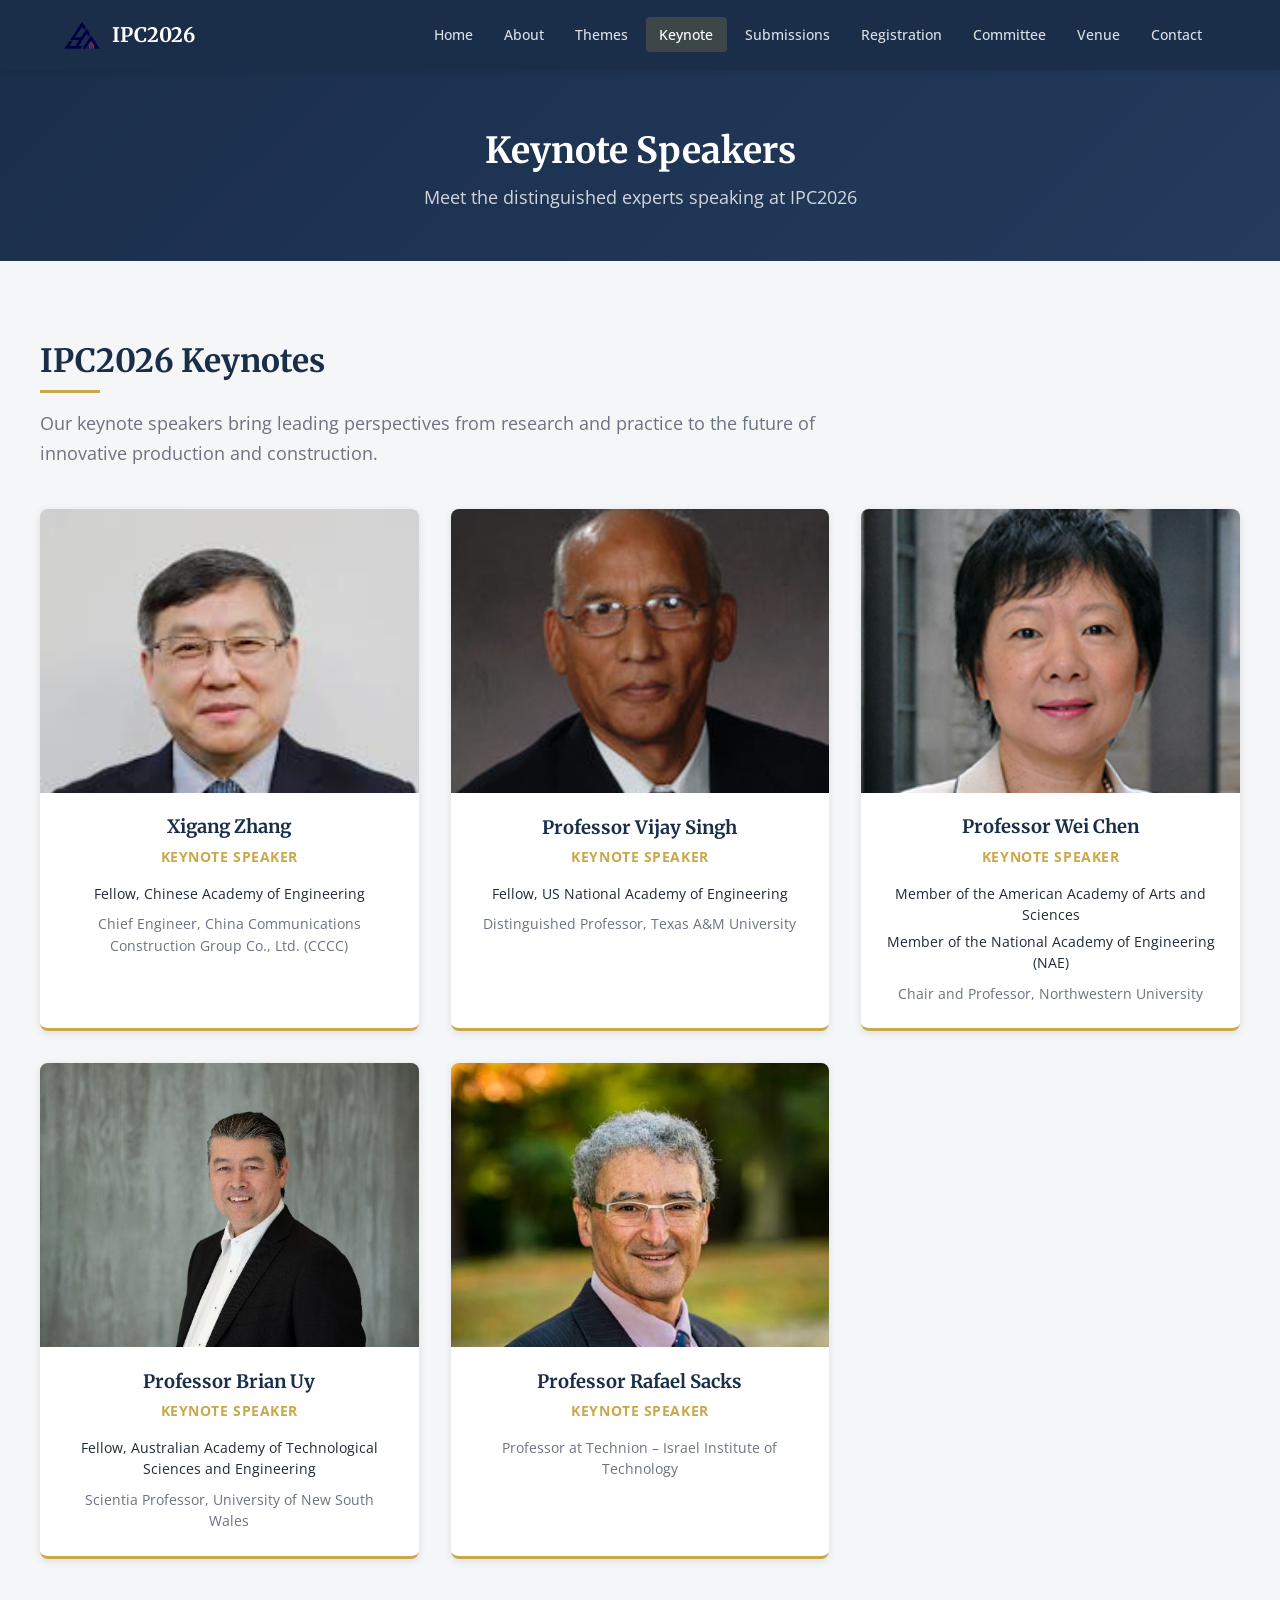
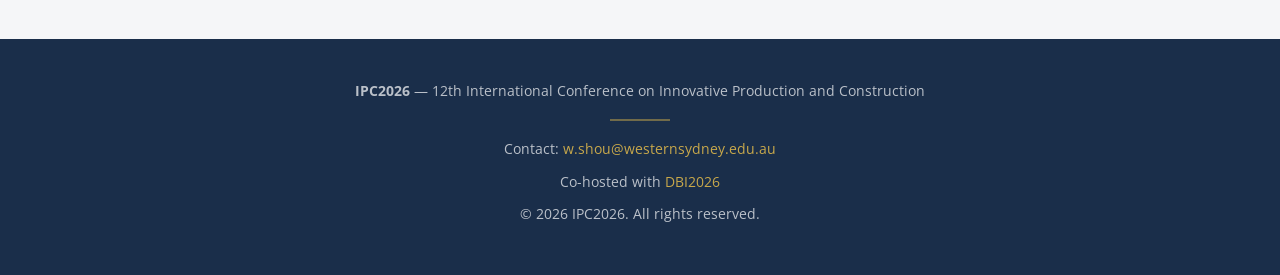
<file: keynote.html>
<!DOCTYPE html>
<html lang="en">

<head>
  <meta charset="UTF-8">
  <meta name="viewport" content="width=device-width, initial-scale=1.0">
  <title>Keynote Speakers — IPC2026</title>
  <meta name="description" content="Meet the keynote speakers presenting at IPC2026 in Melbourne.">
  <link rel="preconnect" href="https://fonts.googleapis.com">
  <link rel="preconnect" href="https://fonts.gstatic.com" crossorigin>
  <link href="https://fonts.googleapis.com/css2?family=Merriweather:wght@400;700;900&family=Open+Sans:wght@400;500;600;700&display=swap" rel="stylesheet">
  <link rel="stylesheet" href="css/style.css">
</head>

<body>
  <nav class="navbar" role="navigation" aria-label="Main navigation">
    <div class="container">
      <a href="index.html" class="navbar-brand">
        <img src="assets/images/IPC2026-logo.png" alt="IPC2026 logo">
        IPC2026
      </a>
      <button class="hamburger" aria-label="Toggle navigation" aria-expanded="false">
        <span></span><span></span><span></span>
      </button>
      <ul class="nav-links">
        <li><a href="index.html">Home</a></li>
        <li><a href="about.html">About</a></li>
        <li><a href="themes.html">Themes</a></li>
        <li><a href="keynote.html">Keynote</a></li>
        <li><a href="submissions.html">Submissions</a></li>
        <li><a href="registration.html">Registration</a></li>
        <li><a href="committee.html">Committee</a></li>
        <li><a href="venue.html">Venue</a></li>
        <li><a href="contact.html">Contact</a></li>
      </ul>
    </div>
  </nav>

  <header class="page-header">
    <h1>Keynote Speakers</h1>
    <p>Meet the distinguished experts speaking at IPC2026</p>
  </header>

  <main>
    <section class="section section-alt">
      <div class="container">
        <h2 class="section-title">IPC2026 Keynotes</h2>
        <p class="section-intro">Our keynote speakers bring leading perspectives from research and practice to the future of innovative production and construction.</p>

        <div class="keynote-grid">
          <article class="keynote-card keynote-card--portrait">
            <div class="keynote-photo">
              <img src="keynote/Xigang Zhang.jpeg" alt="Xigang Zhang" loading="lazy">
            </div>
            <div class="keynote-info">
              <h2>Xigang Zhang</h2>
              <p class="keynote-role">Keynote Speaker</p>
              <p class="keynote-credential">Fellow, Chinese Academy of Engineering</p>
              <p class="keynote-affiliation">Chief Engineer, China Communications Construction Group Co., Ltd. (CCCC)</p>
            </div>
          </article>

          <article class="keynote-card keynote-card--portrait">
            <div class="keynote-photo">
              <img src="keynote/Vijay Singh.jpg" alt="Professor Vijay Singh" loading="lazy">
            </div>
            <div class="keynote-info">
              <h2>Professor Vijay Singh</h2>
              <p class="keynote-role">Keynote Speaker</p>
              <p class="keynote-credential">Fellow, US National Academy of Engineering</p>
              <p class="keynote-affiliation">Distinguished Professor, Texas A&amp;M University</p>
            </div>
          </article>

          <article class="keynote-card keynote-card--portrait">
            <div class="keynote-photo">
              <img src="keynote/Wei Chen.jpg" alt="Wei Chen" loading="lazy">
            </div>
            <div class="keynote-info">
              <h2>Professor Wei Chen</h2>
              <p class="keynote-role">Keynote Speaker</p>
              <p class="keynote-credential">Member of the American Academy of Arts and Sciences</p>
              <p class="keynote-credential">Member of the National Academy of Engineering (NAE)</p>
              <p class="keynote-affiliation">Chair and Professor, Northwestern University</p>
            </div>
          </article>

          <article class="keynote-card">
            <div class="keynote-photo">
              <img src="keynote/Brian Uy.jpg" alt="Professor Brian Uy" loading="lazy">
            </div>
            <div class="keynote-info">
              <h2>Professor Brian Uy</h2>
              <p class="keynote-role">Keynote Speaker</p>
              <p class="keynote-credential">Fellow, Australian Academy of Technological Sciences and Engineering</p>
              <p class="keynote-affiliation">Scientia Professor, University of New South Wales</p>
            </div>
          </article>

          <article class="keynote-card">
            <div class="keynote-photo">
              <img src="keynote/Rafael Sacks.jpeg" alt="Professor Rafael Sacks" loading="lazy">
            </div>
            <div class="keynote-info">
              <h2>Professor Rafael Sacks</h2>
              <p class="keynote-role">Keynote Speaker</p>
              <p class="keynote-affiliation">Professor at Technion – Israel Institute of Technology</p>
            </div>
          </article>
        </div>
      </div>
    </section>
  </main>

  <footer class="footer">
    <div class="container">
      <p><strong>IPC2026</strong> &mdash; 12th International Conference on Innovative Production and Construction</p>
      <div class="footer-divider"></div>
      <p>Contact: <a href="mailto:w.shou@westernsydney.edu.au">w.shou@westernsydney.edu.au</a></p>
      <p>Co-hosted with <a href="https://www.rndbi.net/" target="_blank" rel="noopener noreferrer">DBI2026</a></p>
      <p>&copy; 2026 IPC2026. All rights reserved.</p>
    </div>
  </footer>

  <script src="js/main.js"></script>
</body>

</html>
</file>
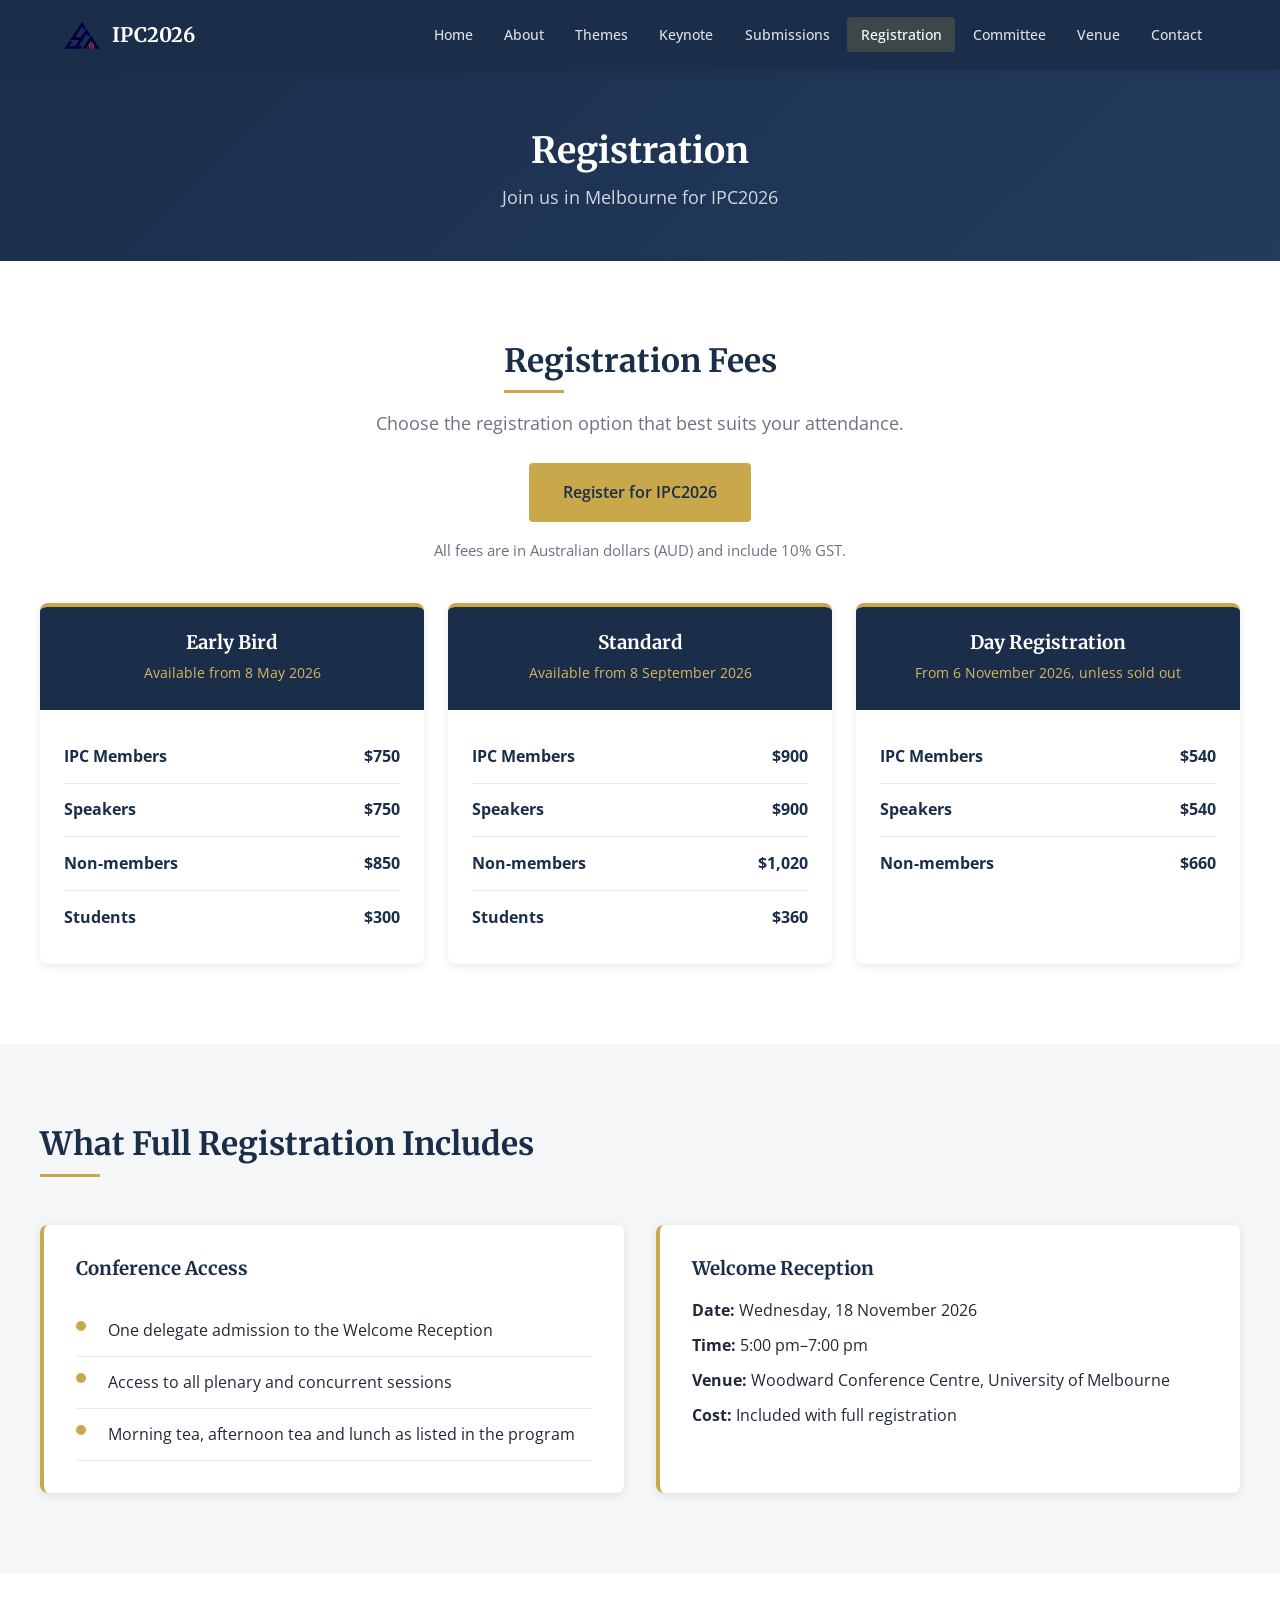
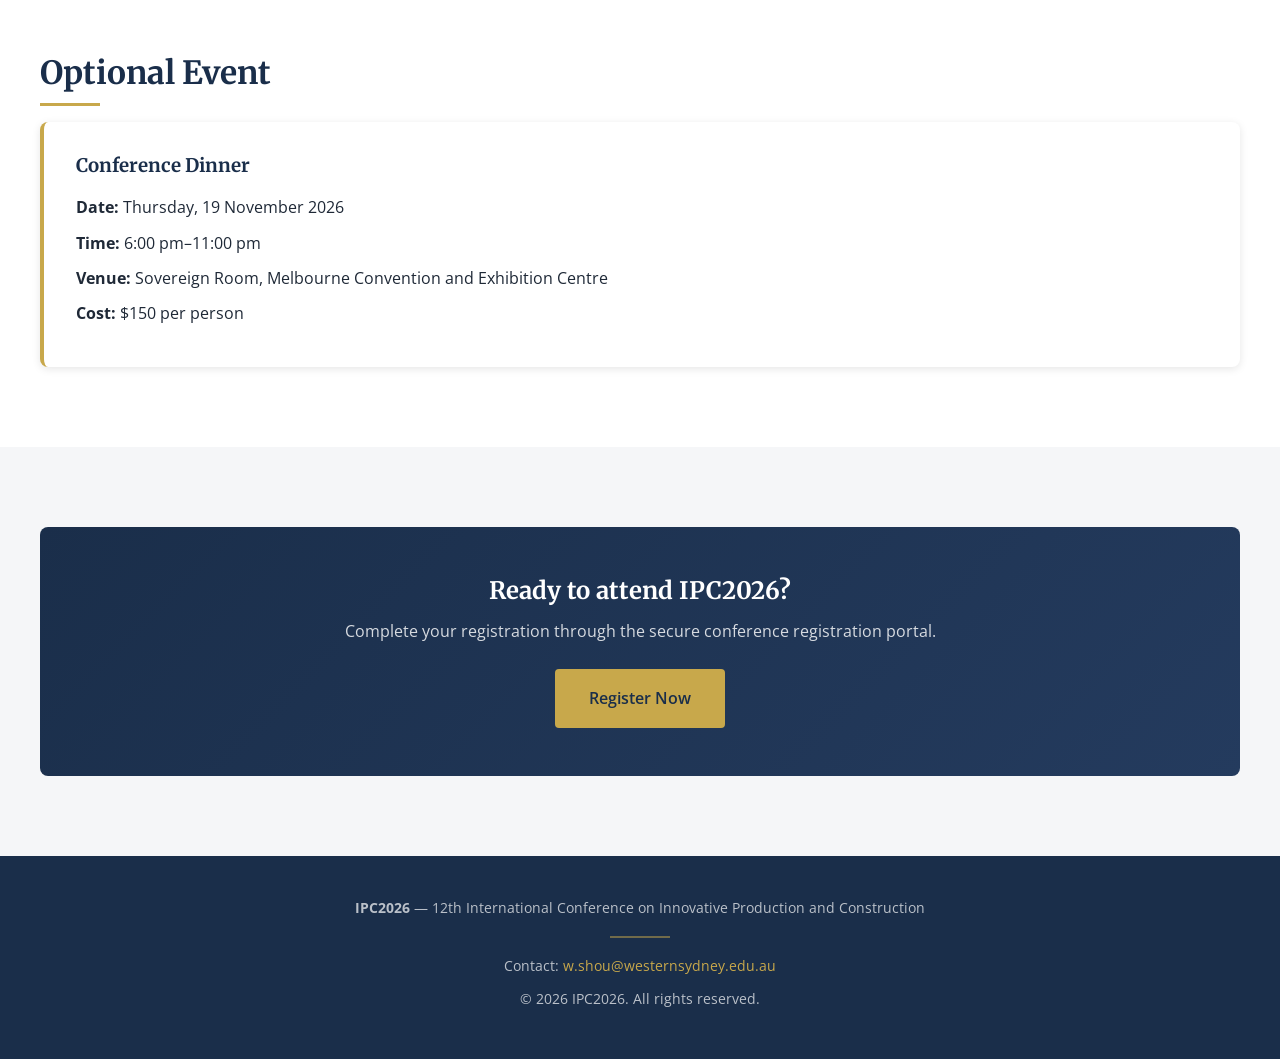
<file: registration.html>
<!DOCTYPE html>
<html lang="en">

<head>
  <meta charset="UTF-8">
  <meta name="viewport" content="width=device-width, initial-scale=1.0">
  <title>Registration — IPC2026</title>
  <meta name="description" content="Registration fees, inclusions and event information for IPC2026 in Melbourne.">
  <link rel="preconnect" href="https://fonts.googleapis.com">
  <link rel="preconnect" href="https://fonts.gstatic.com" crossorigin>
  <link href="https://fonts.googleapis.com/css2?family=Merriweather:wght@400;700;900&family=Open+Sans:wght@400;500;600;700&display=swap" rel="stylesheet">
  <link rel="stylesheet" href="css/style.css">
</head>

<body>
  <nav class="navbar" role="navigation" aria-label="Main navigation">
    <div class="container">
      <a href="index.html" class="navbar-brand">
        <img src="assets/images/IPC2026-logo.png" alt="IPC2026 logo">
        IPC2026
      </a>
      <button class="hamburger" aria-label="Toggle navigation" aria-expanded="false">
        <span></span><span></span><span></span>
      </button>
      <ul class="nav-links">
        <li><a href="index.html">Home</a></li>
        <li><a href="about.html">About</a></li>
        <li><a href="themes.html">Themes</a></li>
        <li><a href="keynote.html">Keynote</a></li>
        <li><a href="submissions.html">Submissions</a></li>
        <li><a href="registration.html">Registration</a></li>
        <li><a href="committee.html">Committee</a></li>
        <li><a href="venue.html">Venue</a></li>
        <li><a href="contact.html">Contact</a></li>
      </ul>
    </div>
  </nav>

  <header class="page-header">
    <h1>Registration</h1>
    <p>Join us in Melbourne for IPC2026</p>
  </header>

  <main>
    <section class="section">
      <div class="container">
        <div class="registration-summary">
          <h2 class="section-title">Registration Fees</h2>
          <p class="section-intro">Choose the registration option that best suits your attendance.</p>
          <a href="https://ccm.eventsair.com/dbi2026/registration/Site/Register" target="_blank" rel="noopener noreferrer" class="btn btn-primary">Register for IPC2026</a>
          <p class="fee-note" style="margin-top: 1rem;">All fees are in Australian dollars (AUD) and include 10% GST.</p>
        </div>

        <div class="registration-grid">
          <article class="registration-card">
            <div class="registration-card-header">
              <h3>Early Bird</h3>
              <p>Available from 8 May 2026</p>
            </div>
            <ul class="fee-list">
              <li><strong>IPC Members</strong><span class="fee-price">$750</span></li>
              <li><strong>Speakers</strong><span class="fee-price">$750</span></li>
              <li><strong>Non-members</strong><span class="fee-price">$850</span></li>
              <li><strong>Students</strong><span class="fee-price">$300</span></li>
            </ul>
          </article>

          <article class="registration-card">
            <div class="registration-card-header">
              <h3>Standard</h3>
              <p>Available from 8 September 2026</p>
            </div>
            <ul class="fee-list">
              <li><strong>IPC Members</strong><span class="fee-price">$900</span></li>
              <li><strong>Speakers</strong><span class="fee-price">$900</span></li>
              <li><strong>Non-members</strong><span class="fee-price">$1,020</span></li>
              <li><strong>Students</strong><span class="fee-price">$360</span></li>
            </ul>
          </article>

          <article class="registration-card">
            <div class="registration-card-header">
              <h3>Day Registration</h3>
              <p>From 6 November 2026, unless sold out</p>
            </div>
            <ul class="fee-list">
              <li><strong>IPC Members</strong><span class="fee-price">$540</span></li>
              <li><strong>Speakers</strong><span class="fee-price">$540</span></li>
              <li><strong>Non-members</strong><span class="fee-price">$660</span></li>
            </ul>
          </article>
        </div>
      </div>
    </section>

    <section class="section section-alt">
      <div class="container">
        <h2 class="section-title">What Full Registration Includes</h2>
        <div class="registration-details">
          <div class="registration-detail-card">
            <h3>Conference Access</h3>
            <ul class="guidelines-list">
              <li>One delegate admission to the Welcome Reception</li>
              <li>Access to all plenary and concurrent sessions</li>
              <li>Morning tea, afternoon tea and lunch as listed in the program</li>
            </ul>
          </div>
          <div class="registration-detail-card event-facts">
            <h3>Welcome Reception</h3>
            <p><strong>Date:</strong> Wednesday, 18 November 2026</p>
            <p><strong>Time:</strong> 5:00 pm–7:00 pm</p>
            <p><strong>Venue:</strong> Woodward Conference Centre, University of Melbourne</p>
            <p><strong>Cost:</strong> Included with full registration</p>
          </div>
        </div>
      </div>
    </section>

    <section class="section">
      <div class="container">
        <h2 class="section-title">Optional Event</h2>
        <div class="registration-detail-card event-facts">
          <h3>Conference Dinner</h3>
          <p><strong>Date:</strong> Thursday, 19 November 2026</p>
          <p><strong>Time:</strong> 6:00 pm–11:00 pm</p>
          <p><strong>Venue:</strong> Sovereign Room, Melbourne Convention and Exhibition Centre</p>
          <p><strong>Cost:</strong> $150 per person</p>
        </div>
      </div>
    </section>

    <section class="section section-alt">
      <div class="container">
        <div class="registration-cta">
          <h2>Ready to attend IPC2026?</h2>
          <p>Complete your registration through the secure conference registration portal.</p>
          <a href="https://ccm.eventsair.com/dbi2026/registration/Site/Register" target="_blank" rel="noopener noreferrer" class="btn btn-primary">Register Now</a>
        </div>
      </div>
    </section>
  </main>

  <footer class="footer">
    <div class="container">
      <p><strong>IPC2026</strong> &mdash; 12th International Conference on Innovative Production and Construction</p>
      <div class="footer-divider"></div>
      <p>Contact: <a href="mailto:w.shou@westernsydney.edu.au">w.shou@westernsydney.edu.au</a></p>
      <p>&copy; 2026 IPC2026. All rights reserved.</p>
    </div>
  </footer>

  <script src="js/main.js"></script>
</body>

</html>
</file>
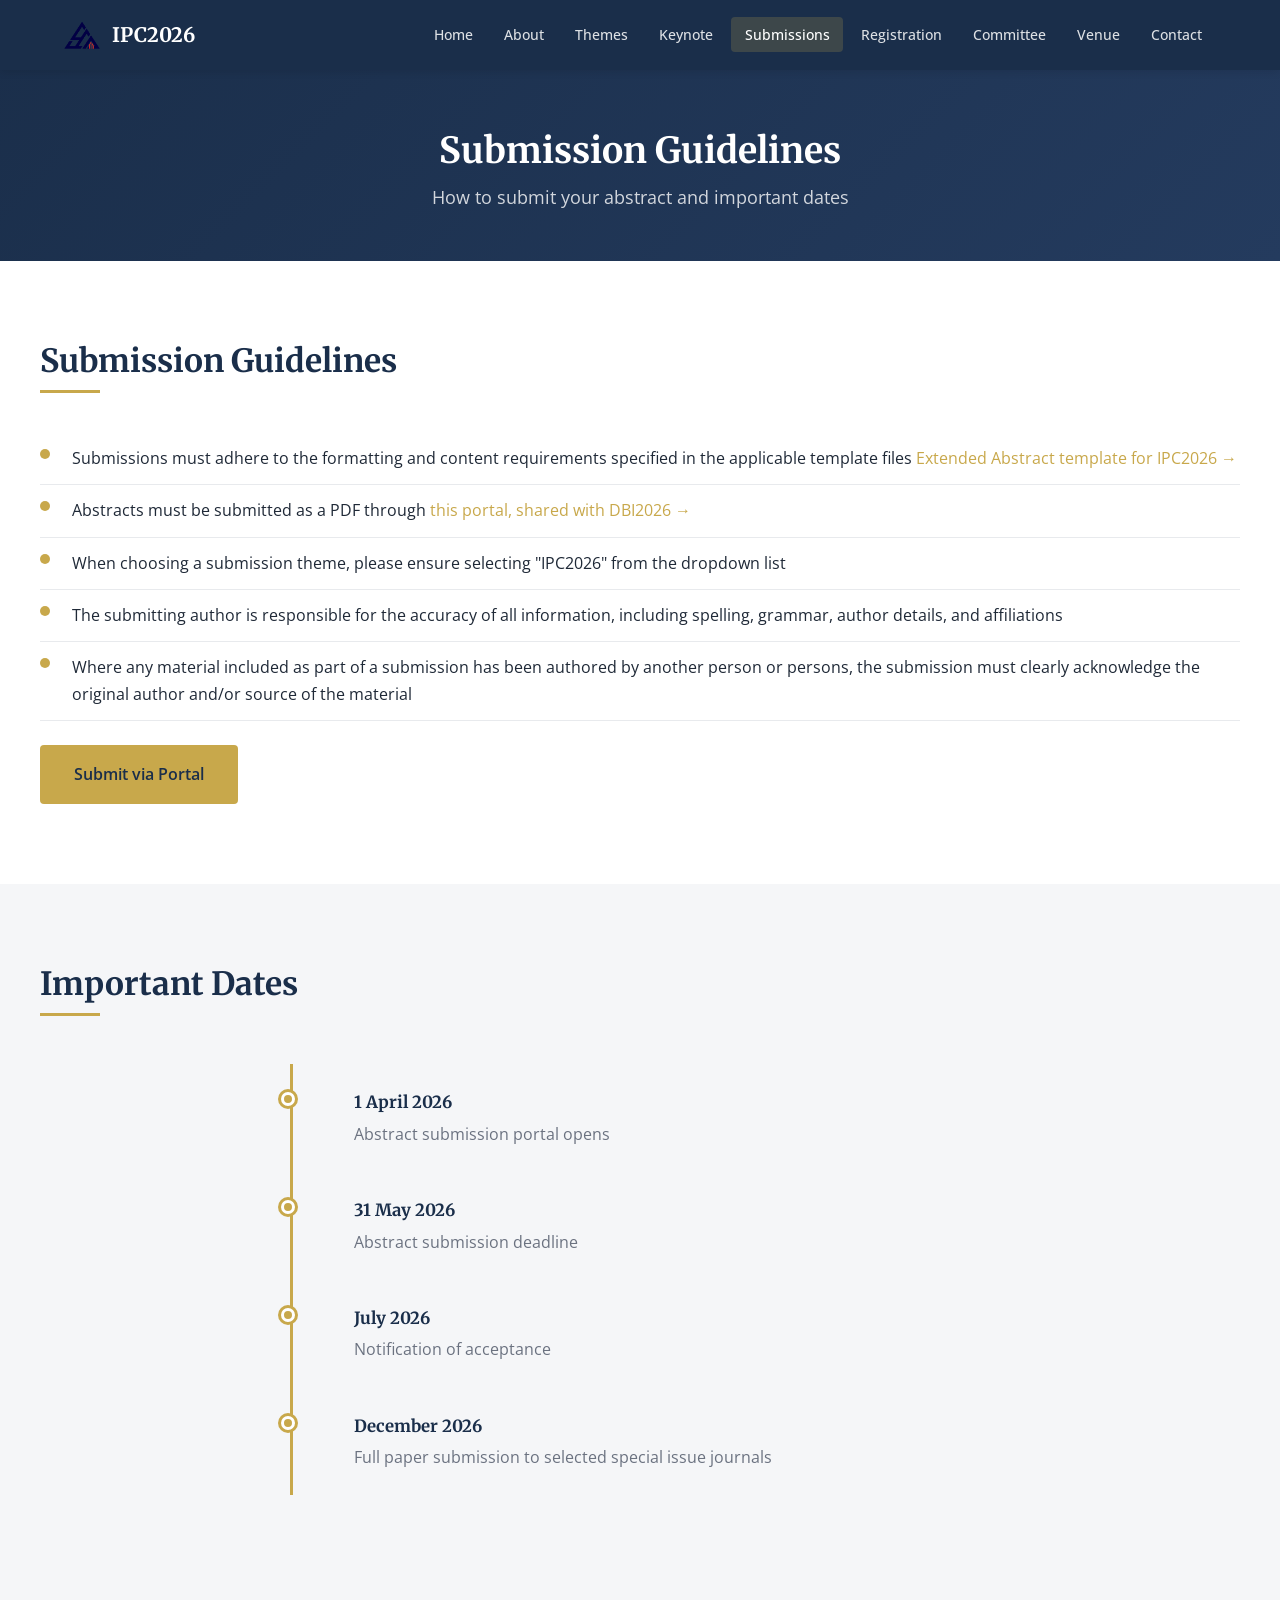
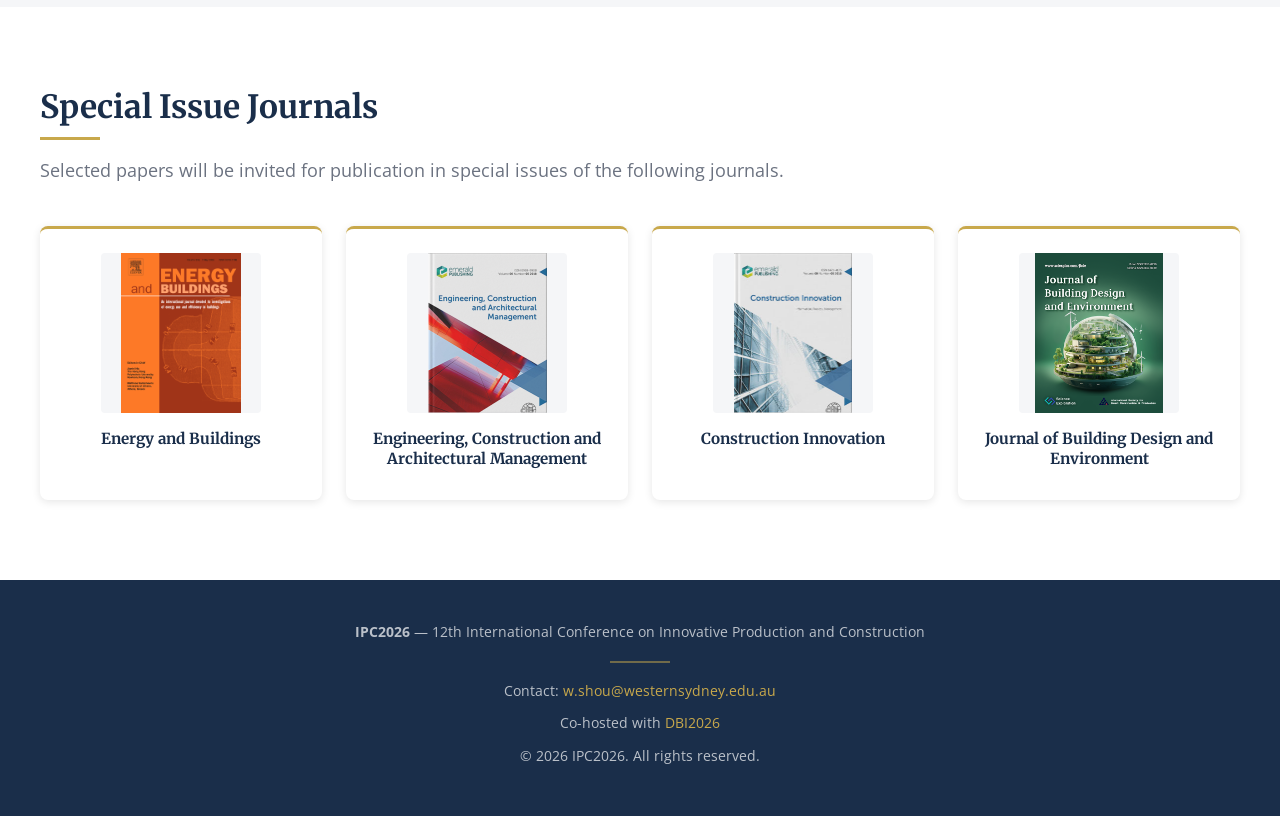
<file: submissions.html>
<!DOCTYPE html>
<html lang="en">
<head>
  <meta charset="UTF-8">
  <meta name="viewport" content="width=device-width, initial-scale=1.0">
  <title>Submissions — IPC2026</title>
  <meta name="description" content="Submission guidelines, important dates, and special issue journals for IPC2026.">
  <link rel="preconnect" href="https://fonts.googleapis.com">
  <link rel="preconnect" href="https://fonts.gstatic.com" crossorigin>
  <link href="https://fonts.googleapis.com/css2?family=Merriweather:wght@400;700;900&family=Open+Sans:wght@400;500;600;700&display=swap" rel="stylesheet">
  <link rel="stylesheet" href="css/style.css">
</head>
<body>

  <nav class="navbar" role="navigation" aria-label="Main navigation">
    <div class="container">
      <a href="index.html" class="navbar-brand">
        <img src="assets/images/IPC2026-logo.png" alt="IPC2026 logo">
        IPC2026
      </a>
      <button class="hamburger" aria-label="Toggle navigation" aria-expanded="false">
        <span></span><span></span><span></span>
      </button>
      <ul class="nav-links">
        <li><a href="index.html">Home</a></li>
        <li><a href="about.html">About</a></li>
        <li><a href="themes.html">Themes</a></li>
        <li><a href="keynote.html">Keynote</a></li>
        <li><a href="submissions.html">Submissions</a></li>
        <li><a href="registration.html">Registration</a></li>
        <li><a href="committee.html">Committee</a></li>
        <li><a href="venue.html">Venue</a></li>
        <li><a href="contact.html">Contact</a></li>
      </ul>
    </div>
  </nav>

  <header class="page-header">
    <h1>Submission Guidelines</h1>
    <p>How to submit your abstract and important dates</p>
  </header>

  <!-- Guidelines -->
  <section class="section">
    <div class="container">
      <h2 class="section-title">Submission Guidelines</h2>
      <ul class="guidelines-list">
        <li>Submissions must adhere to the formatting and content requirements specified in the applicable template files  <a href="https://airdrive.eventsair.com/eventsairseasiaprod/production-ccm-public/15ad7dd4371f45289981d5b1b6ba5370">Extended Abstract template for IPC2026
           &rarr;</a></li>
        <li>Abstracts must be submitted as a PDF through <a href="https://ccm.eventsair.com/PresentationPortal/Account/Login?ReturnUrl=%2FPresentationPortal%2Fdbi2026%2Fsubmitabstract">this portal, shared with DBI2026
           &rarr;</a></li>
        <li>When choosing a submission theme, please ensure selecting "IPC2026" from the dropdown list</li>
        <li>The submitting author is responsible for the accuracy of all information, including spelling, grammar, author details, and affiliations</li>
        <li>Where any material included as part of a submission has been authored by another person or persons, the submission must clearly acknowledge the original author and/or source of the material</li>
      </ul>
      
      <p style="margin-top: 1.5rem;">
        <a href="https://ccm.eventsair.com/PresentationPortal/Account/Login?ReturnUrl=%2FPresentationPortal%2Fdbi2026%2Fsubmitabstract" target="_blank" rel="noopener noreferrer" class="btn btn-primary">Submit via Portal</a>
      </p>
    </div>
  </section>

  <!-- Important Dates Timeline -->
  <section class="section section-alt">
    <div class="container">
      <h2 class="section-title">Important Dates</h2>
      <div class="timeline">
        <div class="timeline-item">
          <div class="timeline-date">1 April 2026</div>
          <div class="timeline-desc">Abstract submission portal opens</div>
        </div>
        <div class="timeline-item">
          <div class="timeline-date">31 May 2026</div>
          <div class="timeline-desc">Abstract submission deadline</div>
        </div>
        <div class="timeline-item">
          <div class="timeline-date">July 2026</div>
          <div class="timeline-desc">Notification of acceptance</div>
        </div>
        <div class="timeline-item">
          <div class="timeline-date">December 2026</div>
          <div class="timeline-desc">Full paper submission to selected special issue journals</div>
        </div>
      </div>
    </div>
  </section>

  <!-- Special Issues -->
  <section class="section">
    <div class="container">
      <h2 class="section-title">Special Issue Journals</h2>
      <p class="section-intro">Selected papers will be invited for publication in special issues of the following journals.</p>
      <div class="journal-grid">
        <div class="journal-card">
          <div class="journal-cover">
            <img src="assets/images/Energy-and-Buildings-journal-logo.jpg" alt="Energy and Buildings journal cover">
          </div>
          <h4>Energy and Buildings</h4>
        </div>
        <div class="journal-card">
          <div class="journal-cover">
            <img src="assets/images/Engineering-Construction-and-Architectural-Management-journal-logo.png" alt="Engineering, Construction and Architectural Management journal cover">
          </div>
          <h4>Engineering, Construction and Architectural Management</h4>
        </div>
        <div class="journal-card">
          <div class="journal-cover">
            <img src="assets/images/Construction-Innovation-journal-logo.jpg" alt="Construction Innovation journal cover">
          </div>
          <h4>Construction Innovation</h4>
        </div>
        <div class="journal-card">
          <div class="journal-cover">
            <img src="assets/images/Journal-of-Building-Design-and-Environment-journal-logo.png" alt="Journal of Building Design and Environment journal cover">
          </div>
          <h4>Journal of Building Design and Environment</h4>
        </div>
      </div>
    </div>
  </section>

  <footer class="footer">
    <div class="container">
      <p><strong>IPC2026</strong> &mdash; 12th International Conference on Innovative Production and Construction</p>
      <div class="footer-divider"></div>
      <p>Contact: <a href="mailto:w.shou@westernsydney.edu.au">w.shou@westernsydney.edu.au</a></p>
      <p>Co-hosted with <a href="https://www.rndbi.net/" target="_blank" rel="noopener noreferrer">DBI2026</a></p>
      <p>&copy; 2026 IPC2026. All rights reserved.</p>
    </div>
  </footer>

  <script src="js/main.js"></script>
</body>
</html>
</file>
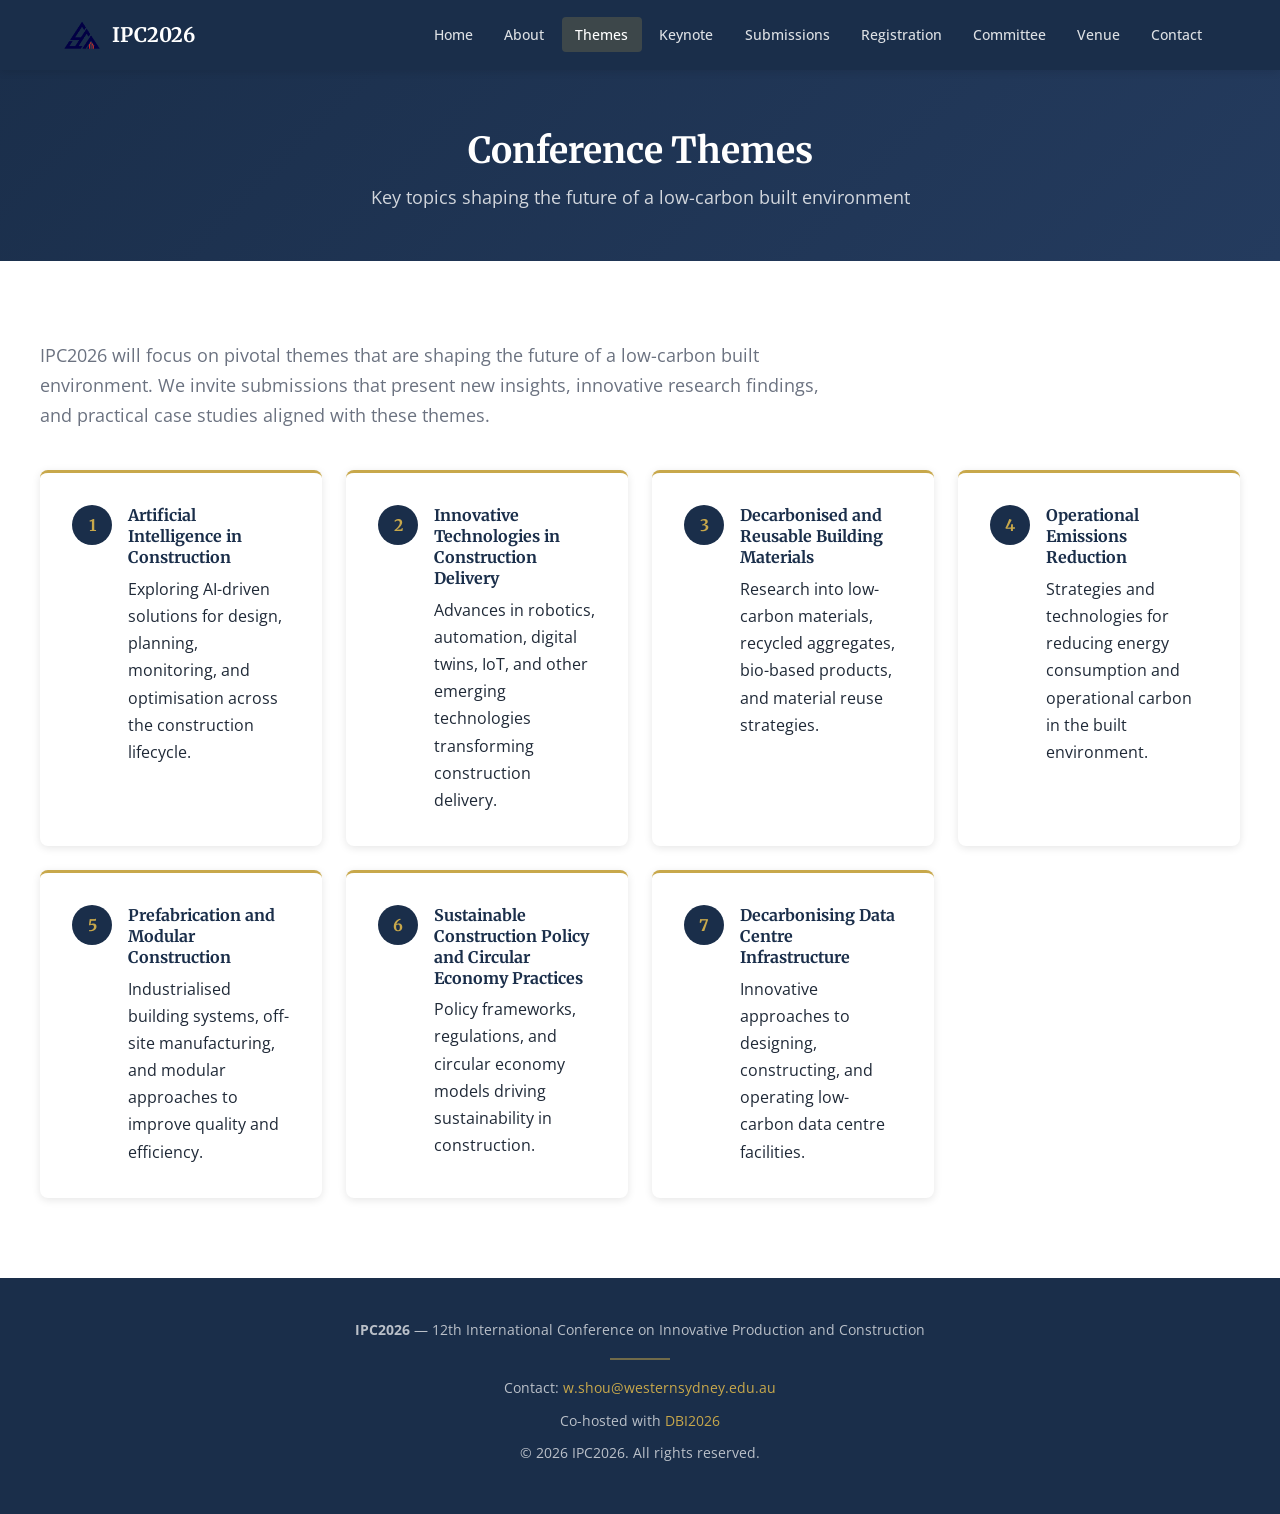
<file: themes.html>
<!DOCTYPE html>
<html lang="en">
<head>
  <meta charset="UTF-8">
  <meta name="viewport" content="width=device-width, initial-scale=1.0">
  <title>Conference Themes — IPC2026</title>
  <meta name="description" content="IPC2026 conference themes covering AI, decarbonisation, prefabrication, and more.">
  <link rel="preconnect" href="https://fonts.googleapis.com">
  <link rel="preconnect" href="https://fonts.gstatic.com" crossorigin>
  <link href="https://fonts.googleapis.com/css2?family=Merriweather:wght@400;700;900&family=Open+Sans:wght@400;500;600;700&display=swap" rel="stylesheet">
  <link rel="stylesheet" href="css/style.css">
</head>
<body>

  <nav class="navbar" role="navigation" aria-label="Main navigation">
    <div class="container">
      <a href="index.html" class="navbar-brand">
        <img src="assets/images/IPC2026-logo.png" alt="IPC2026 logo">
        IPC2026
      </a>
      <button class="hamburger" aria-label="Toggle navigation" aria-expanded="false">
        <span></span><span></span><span></span>
      </button>
      <ul class="nav-links">
        <li><a href="index.html">Home</a></li>
        <li><a href="about.html">About</a></li>
        <li><a href="themes.html">Themes</a></li>
        <li><a href="keynote.html">Keynote</a></li>
        <li><a href="submissions.html">Submissions</a></li>
        <li><a href="registration.html">Registration</a></li>
        <li><a href="committee.html">Committee</a></li>
        <li><a href="venue.html">Venue</a></li>
        <li><a href="contact.html">Contact</a></li>
      </ul>
    </div>
  </nav>

  <header class="page-header">
    <h1>Conference Themes</h1>
    <p>Key topics shaping the future of a low-carbon built environment</p>
  </header>

  <section class="section">
    <div class="container">
      <p class="section-intro">IPC2026 will focus on pivotal themes that are shaping the future of a low-carbon built environment. We invite submissions that present new insights, innovative research findings, and practical case studies aligned with these themes.</p>

      <div class="theme-grid">
        <div class="theme-card">
          <div class="theme-number">1</div>
          <div>
            <h3>Artificial Intelligence in Construction</h3>
            <p>Exploring AI-driven solutions for design, planning, monitoring, and optimisation across the construction lifecycle.</p>
          </div>
        </div>
        <div class="theme-card">
          <div class="theme-number">2</div>
          <div>
            <h3>Innovative Technologies in Construction Delivery</h3>
            <p>Advances in robotics, automation, digital twins, IoT, and other emerging technologies transforming construction delivery.</p>
          </div>
        </div>
        <div class="theme-card">
          <div class="theme-number">3</div>
          <div>
            <h3>Decarbonised and Reusable Building Materials</h3>
            <p>Research into low-carbon materials, recycled aggregates, bio-based products, and material reuse strategies.</p>
          </div>
        </div>
        <div class="theme-card">
          <div class="theme-number">4</div>
          <div>
            <h3>Operational Emissions Reduction</h3>
            <p>Strategies and technologies for reducing energy consumption and operational carbon in the built environment.</p>
          </div>
        </div>
        <div class="theme-card">
          <div class="theme-number">5</div>
          <div>
            <h3>Prefabrication and Modular Construction</h3>
            <p>Industrialised building systems, off-site manufacturing, and modular approaches to improve quality and efficiency.</p>
          </div>
        </div>
        <div class="theme-card">
          <div class="theme-number">6</div>
          <div>
            <h3>Sustainable Construction Policy and Circular Economy Practices</h3>
            <p>Policy frameworks, regulations, and circular economy models driving sustainability in construction.</p>
          </div>
        </div>
        <div class="theme-card">
          <div class="theme-number">7</div>
          <div>
            <h3>Decarbonising Data Centre Infrastructure</h3>
            <p>Innovative approaches to designing, constructing, and operating low-carbon data centre facilities.</p>
          </div>
        </div>
      </div>
    </div>
  </section>

  <footer class="footer">
    <div class="container">
      <p><strong>IPC2026</strong> &mdash; 12th International Conference on Innovative Production and Construction</p>
      <div class="footer-divider"></div>
      <p>Contact: <a href="mailto:w.shou@westernsydney.edu.au">w.shou@westernsydney.edu.au</a></p>
      <p>Co-hosted with <a href="https://www.rndbi.net/" target="_blank" rel="noopener noreferrer">DBI2026</a></p>
      <p>&copy; 2026 IPC2026. All rights reserved.</p>
    </div>
  </footer>

  <script src="js/main.js"></script>
</body>
</html>
</file>
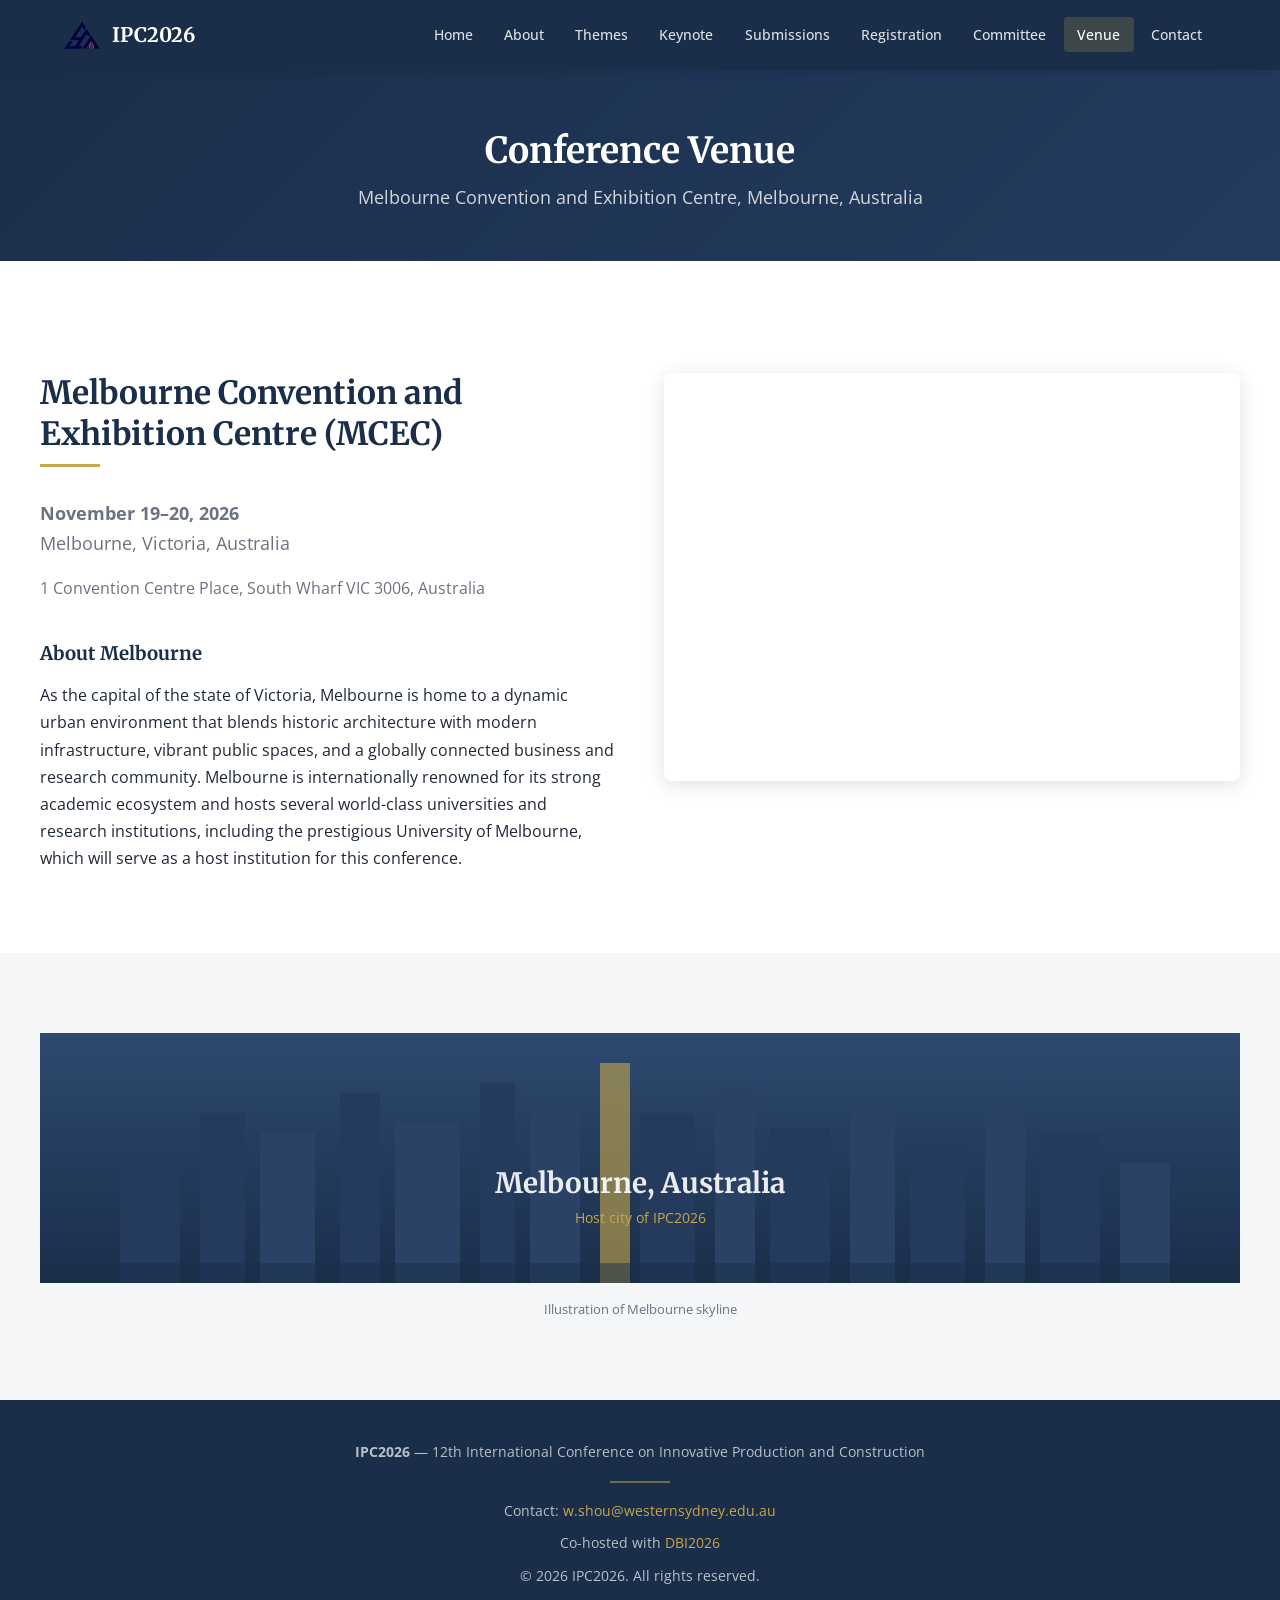
<file: venue.html>
<!DOCTYPE html>
<html lang="en">
<head>
  <meta charset="UTF-8">
  <meta name="viewport" content="width=device-width, initial-scale=1.0">
  <title>Venue — IPC2026</title>
  <meta name="description" content="IPC2026 venue — Melbourne Convention and Exhibition Centre, Melbourne, Australia.">
  <link rel="preconnect" href="https://fonts.googleapis.com">
  <link rel="preconnect" href="https://fonts.gstatic.com" crossorigin>
  <link href="https://fonts.googleapis.com/css2?family=Merriweather:wght@400;700;900&family=Open+Sans:wght@400;500;600;700&display=swap" rel="stylesheet">
  <link rel="stylesheet" href="css/style.css">
</head>
<body>

  <nav class="navbar" role="navigation" aria-label="Main navigation">
    <div class="container">
      <a href="index.html" class="navbar-brand">
        <img src="assets/images/IPC2026-logo.png" alt="IPC2026 logo">
        IPC2026
      </a>
      <button class="hamburger" aria-label="Toggle navigation" aria-expanded="false">
        <span></span><span></span><span></span>
      </button>
      <ul class="nav-links">
        <li><a href="index.html">Home</a></li>
        <li><a href="about.html">About</a></li>
        <li><a href="themes.html">Themes</a></li>
        <li><a href="keynote.html">Keynote</a></li>
        <li><a href="submissions.html">Submissions</a></li>
        <li><a href="registration.html">Registration</a></li>
        <li><a href="committee.html">Committee</a></li>
        <li><a href="venue.html">Venue</a></li>
        <li><a href="contact.html">Contact</a></li>
      </ul>
    </div>
  </nav>

  <header class="page-header">
    <h1>Conference Venue</h1>
    <p>Melbourne Convention and Exhibition Centre, Melbourne, Australia</p>
  </header>

  <!-- Venue Details -->
  <section class="section">
    <div class="container">
      <div class="venue-info">
        <div>
          <h2 class="section-title">Melbourne Convention and Exhibition Centre (MCEC)</h2>
          <p style="margin-top: 1rem; font-size: 1.1rem; color: var(--gray);"><strong>November 19&ndash;20, 2026</strong><br>Melbourne, Victoria, Australia</p>
          <p style="margin-top: 1rem; color: var(--gray);">1 Convention Centre Place, South Wharf VIC 3006, Australia</p>

          <h3 style="margin-top: 2.5rem; margin-bottom: 1rem;">About Melbourne</h3>
          <p>As the capital of the state of Victoria, Melbourne is home to a dynamic urban environment that blends historic architecture with modern infrastructure, vibrant public spaces, and a globally connected business and research community. Melbourne is internationally renowned for its strong academic ecosystem and hosts several world-class universities and research institutions, including the prestigious University of Melbourne, which will serve as a host institution for this conference.</p>
        </div>
        <div class="map-container">
          <iframe
            src="https://www.google.com/maps/embed?pb=!1m18!1m12!1m3!1d3151.697!2d144.9524!3d-37.8245!2m3!1f0!2f0!3f0!3m2!1i1024!2i768!4f13.1!3m3!1m2!1s0x6ad65d4dd5a05d97%3A0x3e64f855a564844d!2sMelbourne%20Convention%20and%20Exhibition%20Centre!5e0!3m2!1sen!2sau!4v1700000000000"
            width="600"
            height="400"
            style="border:0;"
            allowfullscreen=""
            loading="lazy"
            referrerpolicy="no-referrer-when-downgrade"
            title="Map showing Melbourne Convention and Exhibition Centre location">
          </iframe>
        </div>
      </div>
    </div>
  </section>

  <!-- Melbourne Image Section -->
  <section class="section section-alt">
    <div class="container" style="text-align: center;">
      <svg width="100%" height="250" viewBox="0 0 1200 250" preserveAspectRatio="xMidYMid slice" aria-label="Melbourne skyline illustration" role="img">
        <defs>
          <linearGradient id="skyGrad" x1="0%" y1="0%" x2="0%" y2="100%">
            <stop offset="0%" style="stop-color:#2d4a6f;stop-opacity:1" />
            <stop offset="100%" style="stop-color:#1a2e4a;stop-opacity:1" />
          </linearGradient>
        </defs>
        <rect width="1200" height="250" fill="url(#skyGrad)"/>
        <!-- Simplified Melbourne skyline silhouette -->
        <rect x="80" y="120" width="60" height="130" fill="#243b5e"/>
        <rect x="160" y="80" width="45" height="170" fill="#243b5e"/>
        <rect x="220" y="100" width="55" height="150" fill="#2a4266"/>
        <rect x="300" y="60" width="40" height="190" fill="#243b5e"/>
        <rect x="355" y="90" width="65" height="160" fill="#2a4266"/>
        <rect x="440" y="50" width="35" height="200" fill="#243b5e"/>
        <rect x="490" y="70" width="50" height="180" fill="#2a4266"/>
        <!-- Eureka Tower inspired -->
        <rect x="560" y="30" width="30" height="220" fill="#c8a84b" opacity="0.6"/>
        <rect x="600" y="80" width="55" height="170" fill="#243b5e"/>
        <rect x="675" y="55" width="40" height="195" fill="#2a4266"/>
        <rect x="730" y="95" width="60" height="155" fill="#243b5e"/>
        <rect x="810" y="70" width="45" height="180" fill="#2a4266"/>
        <rect x="870" y="110" width="55" height="140" fill="#243b5e"/>
        <rect x="945" y="85" width="40" height="165" fill="#2a4266"/>
        <rect x="1000" y="100" width="60" height="150" fill="#243b5e"/>
        <rect x="1080" y="130" width="50" height="120" fill="#2a4266"/>
        <!-- Water reflection -->
        <rect x="0" y="230" width="1200" height="20" fill="#1a2e4a" opacity="0.5"/>
        <!-- Text overlay -->
        <text x="600" y="160" text-anchor="middle" fill="#ffffff" font-size="28" font-weight="bold" font-family="'Merriweather', serif" opacity="0.9">Melbourne, Australia</text>
        <text x="600" y="190" text-anchor="middle" fill="#c8a84b" font-size="14" font-family="'Open Sans', sans-serif">Host city of IPC2026</text>
      </svg>
      <p style="margin-top: 0.5rem; font-size: 0.8rem; color: var(--gray);">Illustration of Melbourne skyline</p>
    </div>
  </section>

  <footer class="footer">
    <div class="container">
      <p><strong>IPC2026</strong> &mdash; 12th International Conference on Innovative Production and Construction</p>
      <div class="footer-divider"></div>
      <p>Contact: <a href="mailto:w.shou@westernsydney.edu.au">w.shou@westernsydney.edu.au</a></p>
      <p>Co-hosted with <a href="https://www.rndbi.net/" target="_blank" rel="noopener noreferrer">DBI2026</a></p>
      <p>&copy; 2026 IPC2026. All rights reserved.</p>
    </div>
  </footer>

  <script src="js/main.js"></script>
</body>
</html>
</file>
<file: css/style.css>
/* ===== CSS Variables ===== */
:root {
  --navy: #1a2e4a;
  --navy-light: #243b5e;
  --gold: #c8a84b;
  --gold-light: #d4b95f;
  --white: #ffffff;
  --off-white: #f5f6f8;
  --gray-light: #e8eaed;
  --gray: #6b7280;
  --text: #1f2937;
  --shadow: 0 2px 8px rgba(0, 0, 0, 0.1);
  --shadow-lg: 0 4px 20px rgba(0, 0, 0, 0.12);
  --transition: 0.3s ease;
  --max-width: 1200px;
}

/* ===== Reset ===== */
*,
*::before,
*::after {
  margin: 0;
  padding: 0;
  box-sizing: border-box;
}

html {
  scroll-behavior: smooth;
}

body {
  font-family: 'Open Sans', sans-serif;
  color: var(--text);
  line-height: 1.7;
  background: var(--white);
}

h1, h2, h3, h4 {
  font-family: 'Merriweather', serif;
  color: var(--navy);
  line-height: 1.3;
}

a {
  color: var(--gold);
  text-decoration: none;
  transition: color var(--transition);
}

a:hover {
  color: var(--gold-light);
}

img {
  max-width: 100%;
  height: auto;
}

/* ===== Navbar ===== */
.navbar {
  position: fixed;
  top: 0;
  left: 0;
  right: 0;
  z-index: 1000;
  background: var(--navy);
  box-shadow: var(--shadow);
}

.navbar .container {
  max-width: var(--max-width);
  margin: 0 auto;
  padding: 0 1.5rem;
  display: flex;
  align-items: center;
  justify-content: space-between;
  height: 70px;
}

.navbar-brand {
  display: flex;
  align-items: center;
  gap: 0.75rem;
  color: var(--white);
  font-family: 'Merriweather', serif;
  font-size: 1.25rem;
  font-weight: 700;
  text-decoration: none;
}

.navbar-brand:hover {
  color: var(--gold);
}

.navbar-brand svg,
.navbar-brand img {
  flex-shrink: 0;
  height: 36px;
  width: auto;
  display: block;
}

.nav-links {
  display: flex;
  list-style: none;
  gap: 0.25rem;
}

.nav-links a {
  color: rgba(255, 255, 255, 0.85);
  padding: 0.5rem 0.85rem;
  border-radius: 4px;
  font-size: 0.9rem;
  font-weight: 500;
  transition: all var(--transition);
  text-decoration: none;
}

.nav-links a:hover,
.nav-links a.active {
  color: var(--white);
  background: rgba(200, 168, 75, 0.2);
}

.hamburger {
  display: none;
  flex-direction: column;
  cursor: pointer;
  gap: 5px;
  background: none;
  border: none;
  padding: 0.5rem;
}

.hamburger span {
  width: 25px;
  height: 3px;
  background: var(--white);
  border-radius: 2px;
  transition: all var(--transition);
}

/* ===== Hero ===== */
.hero {
  background: linear-gradient(135deg, var(--navy) 0%, var(--navy-light) 50%, #2d4a6f 100%);
  color: var(--white);
  padding: 10rem 1.5rem 5rem;
  text-align: center;
  position: relative;
  overflow: hidden;
}

.hero::before {
  content: '';
  position: absolute;
  top: 0;
  left: 0;
  right: 0;
  bottom: 0;
  background: url("data:image/svg+xml,%3Csvg width='60' height='60' viewBox='0 0 60 60' xmlns='http://www.w3.org/2000/svg'%3E%3Cg fill='none' fill-rule='evenodd'%3E%3Cg fill='%23ffffff' fill-opacity='0.03'%3E%3Cpath d='M36 34v-4h-2v4h-4v2h4v4h2v-4h4v-2h-4zm0-30V0h-2v4h-4v2h4v4h2V6h4V4h-4zM6 34v-4H4v4H0v2h4v4h2v-4h4v-2H6zM6 4V0H4v4H0v2h4v4h2V6h4V4H6z'/%3E%3C/g%3E%3C/g%3E%3C/svg%3E");
  pointer-events: none;
}

.hero-content {
  max-width: 900px;
  margin: 0 auto;
  position: relative;
  z-index: 1;
}

.hero h1 {
  font-size: 2.5rem;
  color: var(--white);
  margin-bottom: 1rem;
}

.hero .subtitle {
  font-size: 1.25rem;
  color: var(--gold);
  margin-bottom: 0.5rem;
  font-weight: 600;
}

.hero .details {
  font-size: 1.1rem;
  opacity: 0.9;
  margin-bottom: 2rem;
}

.hero-buttons {
  display: flex;
  gap: 1rem;
  justify-content: center;
  flex-wrap: wrap;
  margin-bottom: 2.5rem;
}

/* ===== Buttons ===== */
.btn {
  display: inline-block;
  padding: 0.85rem 2rem;
  border-radius: 4px;
  font-weight: 600;
  font-size: 1rem;
  transition: all var(--transition);
  text-decoration: none;
  cursor: pointer;
  border: 2px solid transparent;
}

.btn-primary {
  background: var(--gold);
  color: var(--navy);
}

.btn-primary:hover {
  background: var(--gold-light);
  color: var(--navy);
  transform: translateY(-2px);
  box-shadow: 0 4px 12px rgba(200, 168, 75, 0.4);
}

.btn-outline {
  border: 2px solid var(--white);
  color: var(--white);
  background: transparent;
}

.btn-outline:hover {
  background: var(--white);
  color: var(--navy);
  transform: translateY(-2px);
}

/* ===== Countdown ===== */
.countdown {
  display: flex;
  justify-content: center;
  gap: 1.5rem;
  flex-wrap: wrap;
}

.countdown-item {
  text-align: center;
}

.countdown-item .number {
  display: block;
  font-size: 2.5rem;
  font-weight: 700;
  font-family: 'Merriweather', serif;
  color: var(--gold);
  line-height: 1;
}

.countdown-item .label {
  font-size: 0.8rem;
  text-transform: uppercase;
  letter-spacing: 1px;
  opacity: 0.8;
}

/* ===== Sections ===== */
.section {
  padding: 5rem 1.5rem;
}

.section-alt {
  background: var(--off-white);
}

.container {
  max-width: var(--max-width);
  margin: 0 auto;
}

.section-title {
  font-size: 2rem;
  margin-bottom: 1rem;
  position: relative;
  display: inline-block;
}

.section-title::after {
  content: '';
  display: block;
  width: 60px;
  height: 3px;
  background: var(--gold);
  margin-top: 0.5rem;
}

.section-intro {
  font-size: 1.1rem;
  color: var(--gray);
  max-width: 800px;
  margin-bottom: 2.5rem;
}

/* ===== Page Header ===== */
.page-header {
  background: linear-gradient(135deg, var(--navy) 0%, var(--navy-light) 100%);
  color: var(--white);
  padding: 8rem 1.5rem 3rem;
  text-align: center;
}

.page-header h1 {
  color: var(--white);
  font-size: 2.25rem;
  margin-bottom: 0.5rem;
}

.page-header p {
  color: rgba(255, 255, 255, 0.8);
  font-size: 1.1rem;
}

/* ===== Chairs Row ===== */
.chairs-row {
  display: flex;
  flex-wrap: wrap;
  gap: 1.5rem;
  margin: 2rem 0;
  justify-content: center;
}

.chair-card {
  display: flex;
  align-items: center;
  gap: 1rem;
  background: var(--off-white);
  border-left: 4px solid var(--gold);
  border-radius: 0 8px 8px 0;
  padding: 1rem 1.25rem;
  flex: 1 1 260px;
  max-width: 340px;
}

.chair-card img {
  width: 72px;
  height: 72px;
  border-radius: 50%;
  object-fit: cover;
  flex-shrink: 0;
  border: 2px solid var(--gold);
}

.chair-info {
  display: flex;
  flex-direction: column;
  gap: 0.2rem;
}

.chair-info strong {
  color: var(--navy);
  font-size: 0.95rem;
}

.chair-info span {
  font-size: 0.82rem;
  color: var(--gray);
}

.chair-info .chair-role {
  font-size: 0.8rem;
  color: var(--gold);
  font-weight: 600;
}

/* ===== Callout Box ===== */
.callout-box {
  background: linear-gradient(135deg, var(--navy), var(--navy-light));
  color: var(--white);
  padding: 2rem 2.5rem;
  border-radius: 8px;
  margin: 3rem 0;
  box-shadow: var(--shadow-lg);
}

.callout-box h3 {
  color: var(--gold);
  margin-bottom: 0.75rem;
}

.callout-box a {
  color: var(--gold);
  text-decoration: underline;
}

/* ===== Cards ===== */
.card-grid {
  display: grid;
  grid-template-columns: repeat(auto-fit, minmax(260px, 1fr));
  gap: 1.5rem;
  margin-top: 2rem;
}

.card {
  background: var(--white);
  border-radius: 8px;
  padding: 2rem;
  box-shadow: var(--shadow);
  transition: transform var(--transition), box-shadow var(--transition);
  border-top: 3px solid var(--gold);
}

.card:hover {
  transform: translateY(-4px);
  box-shadow: var(--shadow-lg);
}

.card h3 {
  font-size: 1.1rem;
  margin-bottom: 0.5rem;
}

.card p {
  font-size: 0.95rem;
  color: var(--gray);
}

.card .card-icon {
  width: 48px;
  height: 48px;
  margin-bottom: 1rem;
}

/* ===== Key Dates Cards ===== */
.dates-grid {
  display: grid;
  grid-template-columns: repeat(auto-fit, minmax(230px, 1fr));
  gap: 1.5rem;
  margin-top: 2rem;
}

.date-card {
  background: var(--white);
  border-radius: 8px;
  padding: 1.75rem;
  box-shadow: var(--shadow);
  text-align: center;
  border-top: 3px solid var(--gold);
  transition: transform var(--transition);
}

.date-card:hover {
  transform: translateY(-3px);
}

.date-card .date {
  font-family: 'Merriweather', serif;
  font-size: 1.1rem;
  color: var(--navy);
  font-weight: 700;
  margin-bottom: 0.5rem;
}

.date-card .desc {
  color: var(--gray);
  font-size: 0.9rem;
}

/* ===== Logos Row ===== */
.logos-row {
  display: flex;
  justify-content: center;
  align-items: stretch;
  gap: 3rem;
  flex-wrap: wrap;
  margin-top: 2rem;
}

.logo-item {
  display: flex;
  flex-direction: column;
  align-items: center;
  justify-content: space-between;
  gap: 1rem;
  width: 240px;
  min-height: 270px;
  text-align: center;
  background: #ffffff;
  border-radius: 12px;
  padding: 1.5rem 1.25rem;
  box-shadow: 0 2px 12px rgba(0, 0, 0, 0.08);
  border: 1px solid rgba(0, 0, 0, 0.06);
}

.logo-item .logo-img-wrap {
  flex: 1;
  display: flex;
  align-items: center;
  justify-content: center;
  width: 100%;
}

.logo-item img,
.logo-item svg {
  max-height: 100px;
  max-width: 160px;
  width: auto;
  object-fit: contain;
}

.logo-item .logo-img-wrap--wide img {
  max-width: 100%;
}

.logo-item .logo-img-wrap--dark {
  background: #1a2744;
  border-radius: 8px;
  padding: 0.75rem 1rem;
}

.logo-item span {
  font-size: 0.85rem;
  color: var(--gray);
  font-weight: 500;
  line-height: 1.4;
  min-height: 4.8em;
  display: flex;
  align-items: center;
  justify-content: center;
}

/* ===== Leadership Cards ===== */
.leadership-grid {
  display: grid;
  grid-template-columns: repeat(auto-fit, minmax(280px, 1fr));
  gap: 1.5rem;
  margin-top: 2rem;
}

.leader-card {
  background: var(--white);
  border-radius: 8px;
  padding: 1.75rem;
  box-shadow: var(--shadow);
  border-left: 4px solid var(--gold);
  transition: transform var(--transition);
}

.leader-card:hover {
  transform: translateY(-3px);
}

.leader-card h3 {
  font-size: 1.05rem;
  margin-bottom: 0.25rem;
}

.leader-card .institution {
  color: var(--gray);
  font-size: 0.9rem;
  margin-bottom: 0.25rem;
}

.leader-card .role {
  color: var(--gold);
  font-weight: 600;
  font-size: 0.85rem;
}

/* ===== Theme Cards ===== */
.theme-grid {
  display: grid;
  grid-template-columns: repeat(auto-fit, minmax(280px, 1fr));
  gap: 1.5rem;
  margin-top: 2rem;
}

.theme-card {
  background: var(--white);
  border-radius: 8px;
  padding: 2rem;
  box-shadow: var(--shadow);
  display: flex;
  align-items: flex-start;
  gap: 1rem;
  transition: transform var(--transition), box-shadow var(--transition);
  border-top: 3px solid var(--gold);
}

.theme-card:hover {
  transform: translateY(-4px);
  box-shadow: var(--shadow-lg);
}

.theme-card .theme-number {
  background: var(--navy);
  color: var(--gold);
  width: 40px;
  height: 40px;
  border-radius: 50%;
  display: flex;
  align-items: center;
  justify-content: center;
  font-weight: 700;
  font-family: 'Merriweather', serif;
  flex-shrink: 0;
}

.theme-card h3 {
  font-size: 1rem;
  margin-bottom: 0.5rem;
}

.theme-card .theme-icon {
  width: 48px;
  height: 48px;
  flex-shrink: 0;
}

/* ===== Keynote Speakers ===== */
.keynote-grid {
  display: grid;
  grid-template-columns: repeat(3, minmax(0, 1fr));
  gap: 2rem;
  margin-top: 2rem;
}

.keynote-card {
  background: var(--white);
  border-radius: 8px;
  overflow: hidden;
  box-shadow: var(--shadow);
  border-bottom: 3px solid var(--gold);
  transition: transform var(--transition), box-shadow var(--transition);
}

.keynote-card:hover {
  transform: translateY(-4px);
  box-shadow: var(--shadow-lg);
}

.keynote-photo {
  aspect-ratio: 4 / 3;
  overflow: hidden;
  background: var(--gray-light);
}

.keynote-photo img {
  width: 100%;
  height: 100%;
  object-fit: cover;
  object-position: center top;
}

.keynote-card--portrait .keynote-photo img {
  object-position: center 20%;
}

.keynote-info {
  padding: 1.4rem 1.5rem 1.5rem;
  text-align: center;
}

.keynote-info h2 {
  font-size: 1.15rem;
  margin-bottom: 0.35rem;
}

.keynote-role {
  color: var(--gold);
  font-size: 0.88rem;
  font-weight: 700;
  letter-spacing: 0.04em;
  text-transform: uppercase;
  margin-bottom: 0.85rem;
}

.keynote-credential,
.keynote-affiliation {
  font-size: 0.9rem;
  line-height: 1.5;
}

.keynote-credential {
  color: var(--text);
  margin-bottom: 0.3rem;
}

.keynote-affiliation {
  color: var(--gray);
  margin-top: 0.55rem;
}

/* ===== Timeline ===== */
.timeline {
  position: relative;
  max-width: 700px;
  margin: 2rem auto;
  padding-left: 2rem;
}

.timeline::before {
  content: '';
  position: absolute;
  left: 0;
  top: 0;
  bottom: 0;
  width: 3px;
  background: var(--gold);
}

.timeline-item {
  position: relative;
  padding: 1.5rem 0 1.5rem 2rem;
}

.timeline-item::before {
  content: '';
  position: absolute;
  left: -2.55rem;
  top: 1.75rem;
  width: 14px;
  height: 14px;
  background: var(--gold);
  border-radius: 50%;
  border: 3px solid var(--white);
  box-shadow: 0 0 0 3px var(--gold);
}

.timeline-item .timeline-date {
  font-family: 'Merriweather', serif;
  font-weight: 700;
  color: var(--navy);
  font-size: 1.05rem;
  margin-bottom: 0.25rem;
}

.timeline-item .timeline-desc {
  color: var(--gray);
}

/* ===== Guidelines ===== */
.guidelines-list {
  list-style: none;
  margin: 1.5rem 0;
}

.guidelines-list li {
  padding: 0.75rem 0 0.75rem 2rem;
  position: relative;
  border-bottom: 1px solid var(--gray-light);
}

.guidelines-list li::before {
  content: '';
  position: absolute;
  left: 0;
  top: 1rem;
  width: 10px;
  height: 10px;
  background: var(--gold);
  border-radius: 50%;
}

/* ===== Journal Cards ===== */
.journal-grid {
  display: grid;
  grid-template-columns: repeat(auto-fit, minmax(250px, 1fr));
  gap: 1.5rem;
  margin-top: 2rem;
}

.journal-card {
  background: var(--white);
  border-radius: 8px;
  padding: 1.5rem;
  box-shadow: var(--shadow);
  text-align: center;
  border-top: 3px solid var(--gold);
}

.journal-card .journal-cover {
  width: 160px;
  height: 160px;
  margin: 0 auto 1rem;
  background: var(--off-white);
  border-radius: 4px;
  display: flex;
  align-items: center;
  justify-content: center;
  overflow: hidden;
}

.journal-card .journal-cover img {
  width: 100%;
  height: 100%;
  object-fit: contain;
}

.journal-card h4 {
  font-size: 0.95rem;
  margin-bottom: 0.5rem;
}

.journal-card p {
  font-size: 0.85rem;
  color: var(--gray);
}

/* ===== Committee Table ===== */
.search-box {
  width: 100%;
  max-width: 400px;
  padding: 0.75rem 1rem 0.75rem 2.5rem;
  border: 2px solid var(--gray-light);
  border-radius: 8px;
  font-size: 1rem;
  font-family: 'Open Sans', sans-serif;
  transition: border-color var(--transition);
  margin-bottom: 1.5rem;
  background-image: url("data:image/svg+xml,%3Csvg xmlns='http://www.w3.org/2000/svg' width='16' height='16' viewBox='0 0 24 24' fill='none' stroke='%236b7280' stroke-width='2'%3E%3Ccircle cx='11' cy='11' r='8'/%3E%3Cline x1='21' y1='21' x2='16.65' y2='16.65'/%3E%3C/svg%3E");
  background-repeat: no-repeat;
  background-position: 0.75rem center;
}

.search-box:focus {
  outline: none;
  border-color: var(--gold);
}

.committee-table {
  width: 100%;
  border-collapse: collapse;
  margin-top: 1rem;
}

.committee-table thead {
  background: var(--navy);
  color: var(--white);
}

.committee-table th {
  padding: 1rem;
  text-align: left;
  font-family: 'Merriweather', serif;
  font-size: 0.9rem;
  cursor: pointer;
  user-select: none;
}

.committee-table th:hover {
  background: var(--navy-light);
}

.committee-table th .sort-icon {
  margin-left: 0.5rem;
  opacity: 0.5;
}

.committee-table td {
  padding: 0.85rem 1rem;
  border-bottom: 1px solid var(--gray-light);
  font-size: 0.95rem;
}

.committee-table tbody tr:hover {
  background: var(--off-white);
}

.committee-table tbody tr.hidden {
  display: none;
}

.member-count {
  color: var(--gray);
  font-size: 0.9rem;
  margin-bottom: 1rem;
}

/* ===== Venue ===== */
.venue-hero {
  background: linear-gradient(135deg, var(--navy) 0%, var(--navy-light) 100%);
  color: var(--white);
  padding: 8rem 1.5rem 3rem;
  text-align: center;
  position: relative;
}

.venue-info {
  display: grid;
  grid-template-columns: 1fr 1fr;
  gap: 3rem;
  align-items: start;
  margin-top: 2rem;
}

.map-container {
  border-radius: 8px;
  overflow: hidden;
  box-shadow: var(--shadow-lg);
}

.map-container iframe {
  width: 100%;
  height: 400px;
  border: none;
}

/* ===== Contact Card ===== */
.contact-card {
  background: var(--white);
  border-radius: 8px;
  padding: 2.5rem;
  box-shadow: var(--shadow-lg);
  max-width: 500px;
  border-top: 4px solid var(--gold);
}

.contact-card h3 {
  margin-bottom: 1rem;
}

.contact-card p {
  margin-bottom: 0.5rem;
}

.contact-card a {
  color: var(--navy);
  font-weight: 600;
}

.contact-card a:hover {
  color: var(--gold);
}

/* ===== Registration ===== */
.registration-summary {
  max-width: 780px;
  margin: 0 auto 2.5rem;
  text-align: center;
}

.registration-summary .section-intro {
  margin: 0 auto 1.5rem;
}

.fee-note {
  color: var(--gray);
  font-size: 0.95rem;
}

.registration-grid {
  display: grid;
  grid-template-columns: repeat(3, 1fr);
  gap: 1.5rem;
}

.registration-card {
  background: var(--white);
  border-radius: 8px;
  box-shadow: var(--shadow);
  overflow: hidden;
  border-top: 4px solid var(--gold);
}

.registration-card-header {
  background: var(--navy);
  color: var(--white);
  padding: 1.5rem;
  text-align: center;
}

.registration-card-header h3 {
  color: var(--white);
  margin-bottom: 0.35rem;
}

.registration-card-header p {
  color: var(--gold-light);
  font-size: 0.9rem;
}

.fee-list {
  list-style: none;
  padding: 1.25rem 1.5rem;
}

.fee-list li {
  display: flex;
  justify-content: space-between;
  gap: 1rem;
  padding: 0.8rem 0;
  border-bottom: 1px solid var(--gray-light);
}

.fee-list li:last-child {
  border-bottom: 0;
}

.fee-list strong {
  color: var(--navy);
}

.fee-price {
  white-space: nowrap;
  font-weight: 700;
  color: var(--navy);
}

.registration-details {
  display: grid;
  grid-template-columns: 1fr 1fr;
  gap: 2rem;
  margin-top: 2rem;
}

.registration-detail-card {
  background: var(--white);
  border-radius: 8px;
  padding: 2rem;
  box-shadow: var(--shadow);
  border-left: 4px solid var(--gold);
}

.registration-detail-card h3 {
  margin-bottom: 1rem;
}

.registration-detail-card .guidelines-list {
  margin-bottom: 0;
}

.event-facts p {
  margin-bottom: 0.5rem;
}

.registration-cta {
  text-align: center;
  padding: 3rem;
  border-radius: 8px;
  background: linear-gradient(135deg, var(--navy), var(--navy-light));
  color: var(--white);
}

.registration-cta h2 {
  color: var(--white);
  margin-bottom: 0.75rem;
}

.registration-cta p {
  margin-bottom: 1.5rem;
  color: rgba(255, 255, 255, 0.82);
}

/* ===== Footer ===== */
.footer {
  background: var(--navy);
  color: rgba(255, 255, 255, 0.7);
  padding: 2.5rem 1.5rem;
  text-align: center;
}

.footer .container {
  max-width: var(--max-width);
  margin: 0 auto;
}

.footer p {
  margin-bottom: 0.5rem;
  font-size: 0.9rem;
}

.footer a {
  color: var(--gold);
}

.footer .footer-divider {
  width: 60px;
  height: 2px;
  background: var(--gold);
  margin: 1rem auto;
  opacity: 0.5;
}

/* ===== Navigation Responsive ===== */
@media (max-width: 1000px) {
  .nav-links {
    display: none;
    flex-direction: column;
    position: absolute;
    top: 70px;
    left: 0;
    right: 0;
    background: var(--navy);
    padding: 1rem;
    box-shadow: var(--shadow);
  }

  .nav-links.active {
    display: flex;
  }

  .nav-links a {
    display: block;
    padding: 0.75rem 1rem;
  }

  .hamburger {
    display: flex;
  }
}

/* ===== Mobile Responsive ===== */
@media (max-width: 768px) {
  .hero {
    padding: 8rem 1.5rem 3rem;
  }

  .hero h1 {
    font-size: 1.75rem;
  }

  .hero .subtitle {
    font-size: 1rem;
  }

  .countdown-item .number {
    font-size: 1.75rem;
  }

  .section {
    padding: 3rem 1.5rem;
  }

  .section-title {
    font-size: 1.5rem;
  }

  .venue-info {
    grid-template-columns: 1fr;
  }

  .card-grid,
  .leadership-grid,
  .theme-grid,
  .keynote-grid,
  .journal-grid,
  .dates-grid,
  .registration-grid,
  .registration-details {
    grid-template-columns: 1fr;
  }

  .logos-row {
    gap: 2rem;
  }

  .committee-table th,
  .committee-table td {
    padding: 0.6rem 0.5rem;
    font-size: 0.85rem;
  }

  .page-header {
    padding: 7rem 1.5rem 2rem;
  }

  .page-header h1 {
    font-size: 1.75rem;
  }
}

@media (max-width: 480px) {
  .hero h1 {
    font-size: 1.4rem;
  }

  .hero-buttons {
    flex-direction: column;
    align-items: center;
  }

  .btn {
    width: 100%;
    text-align: center;
  }

  .countdown {
    gap: 1rem;
  }
}
</file>
